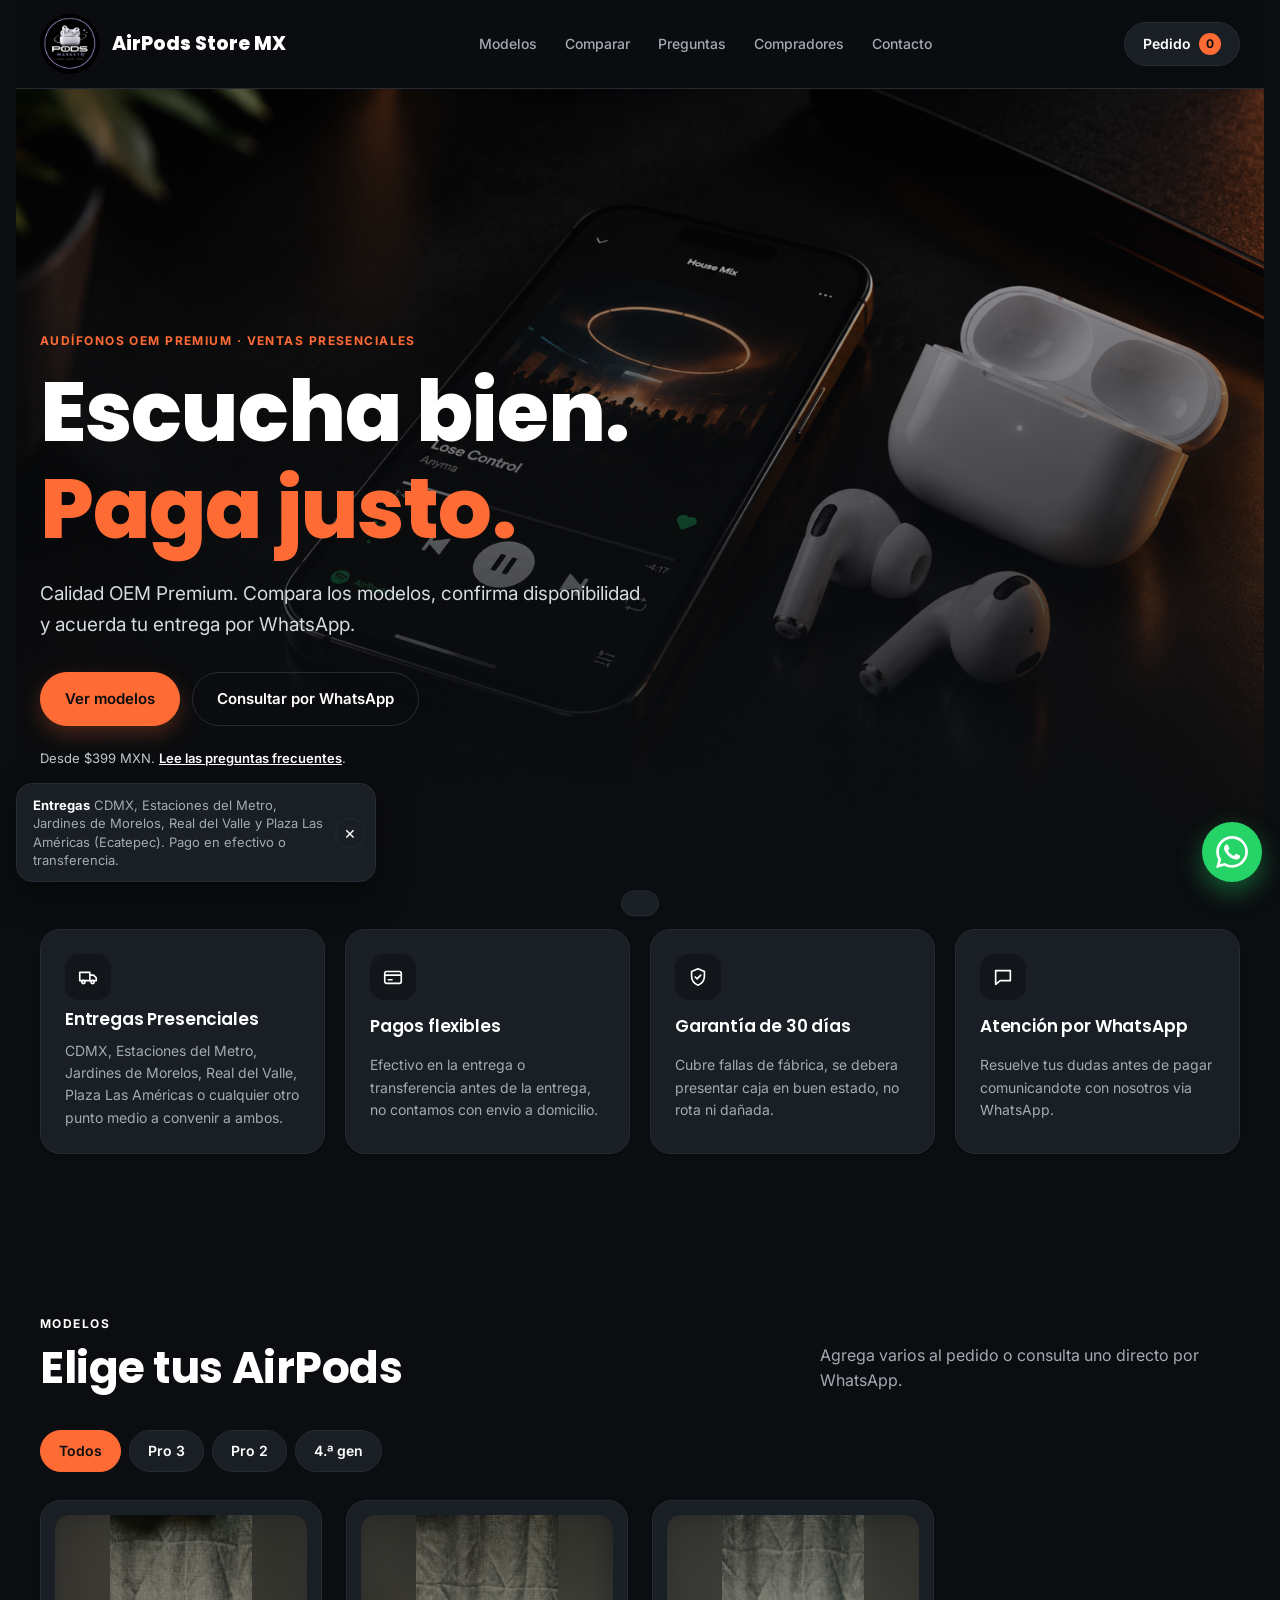
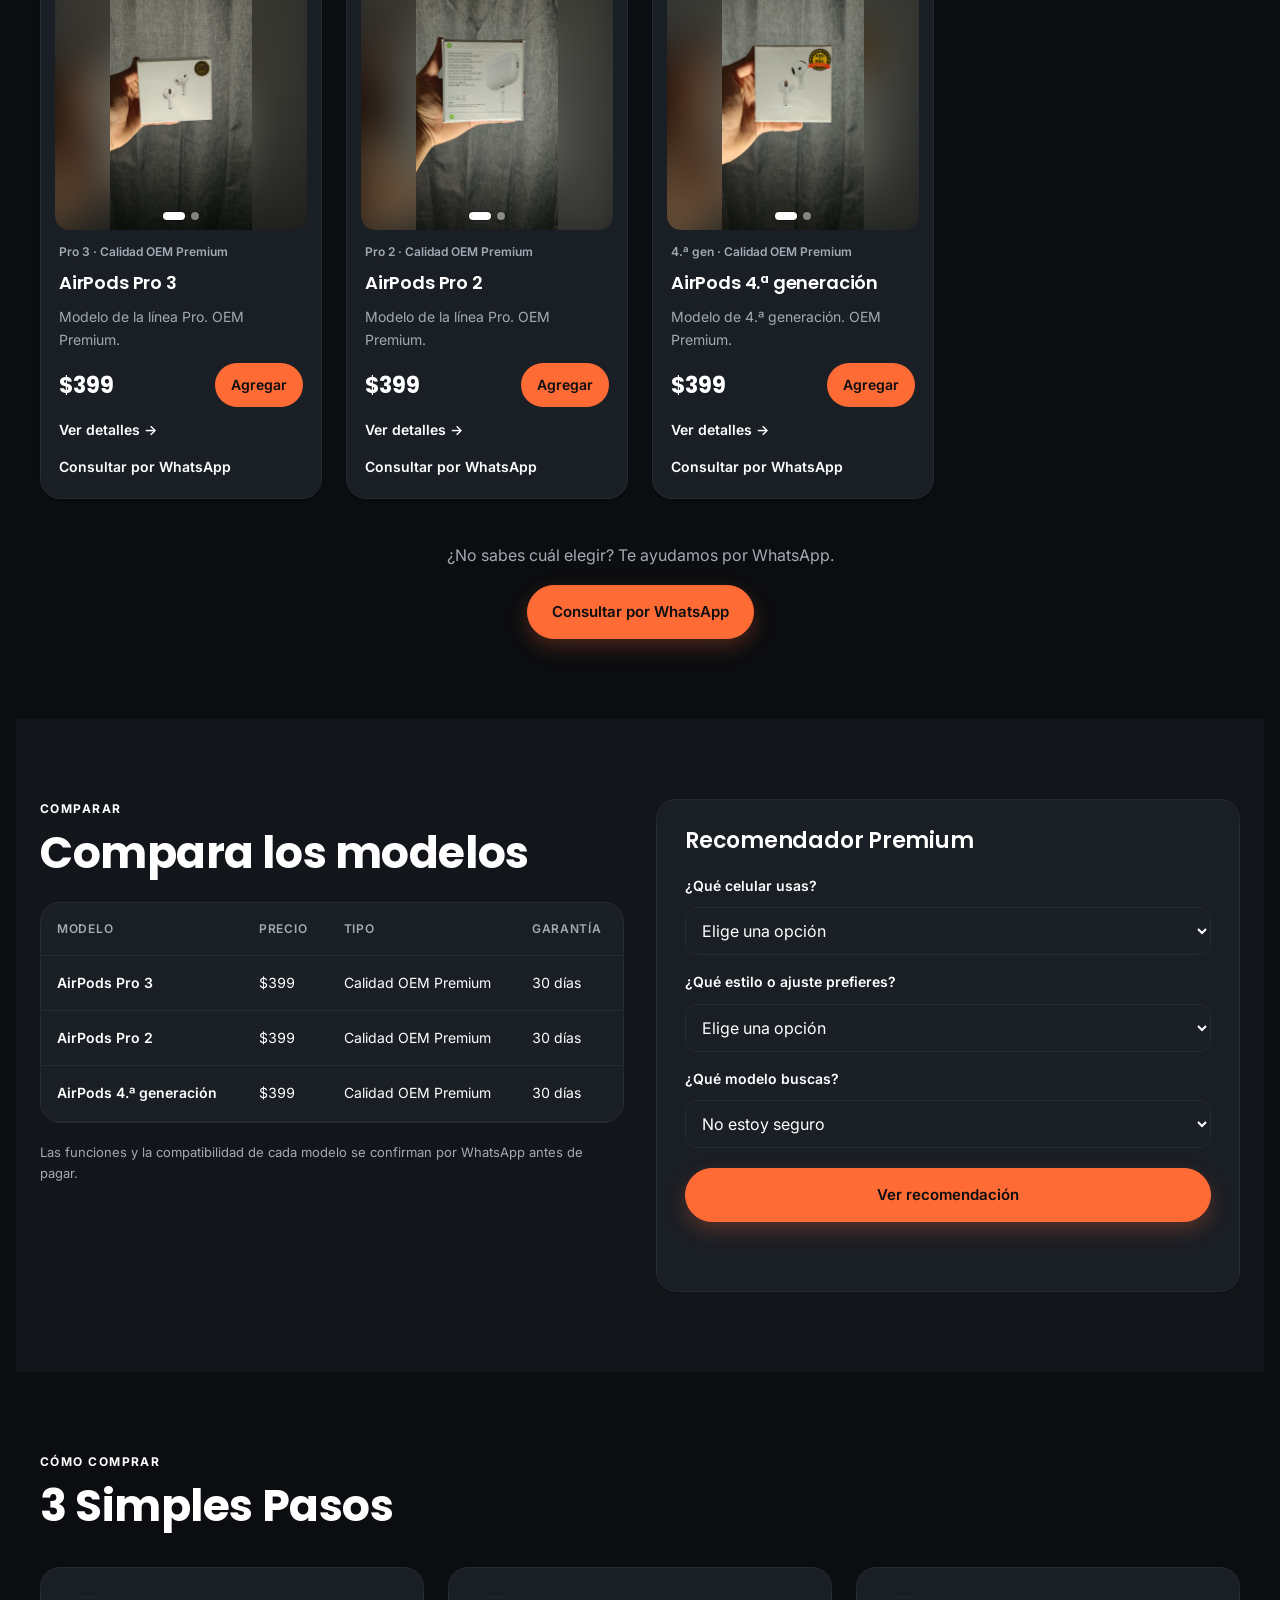
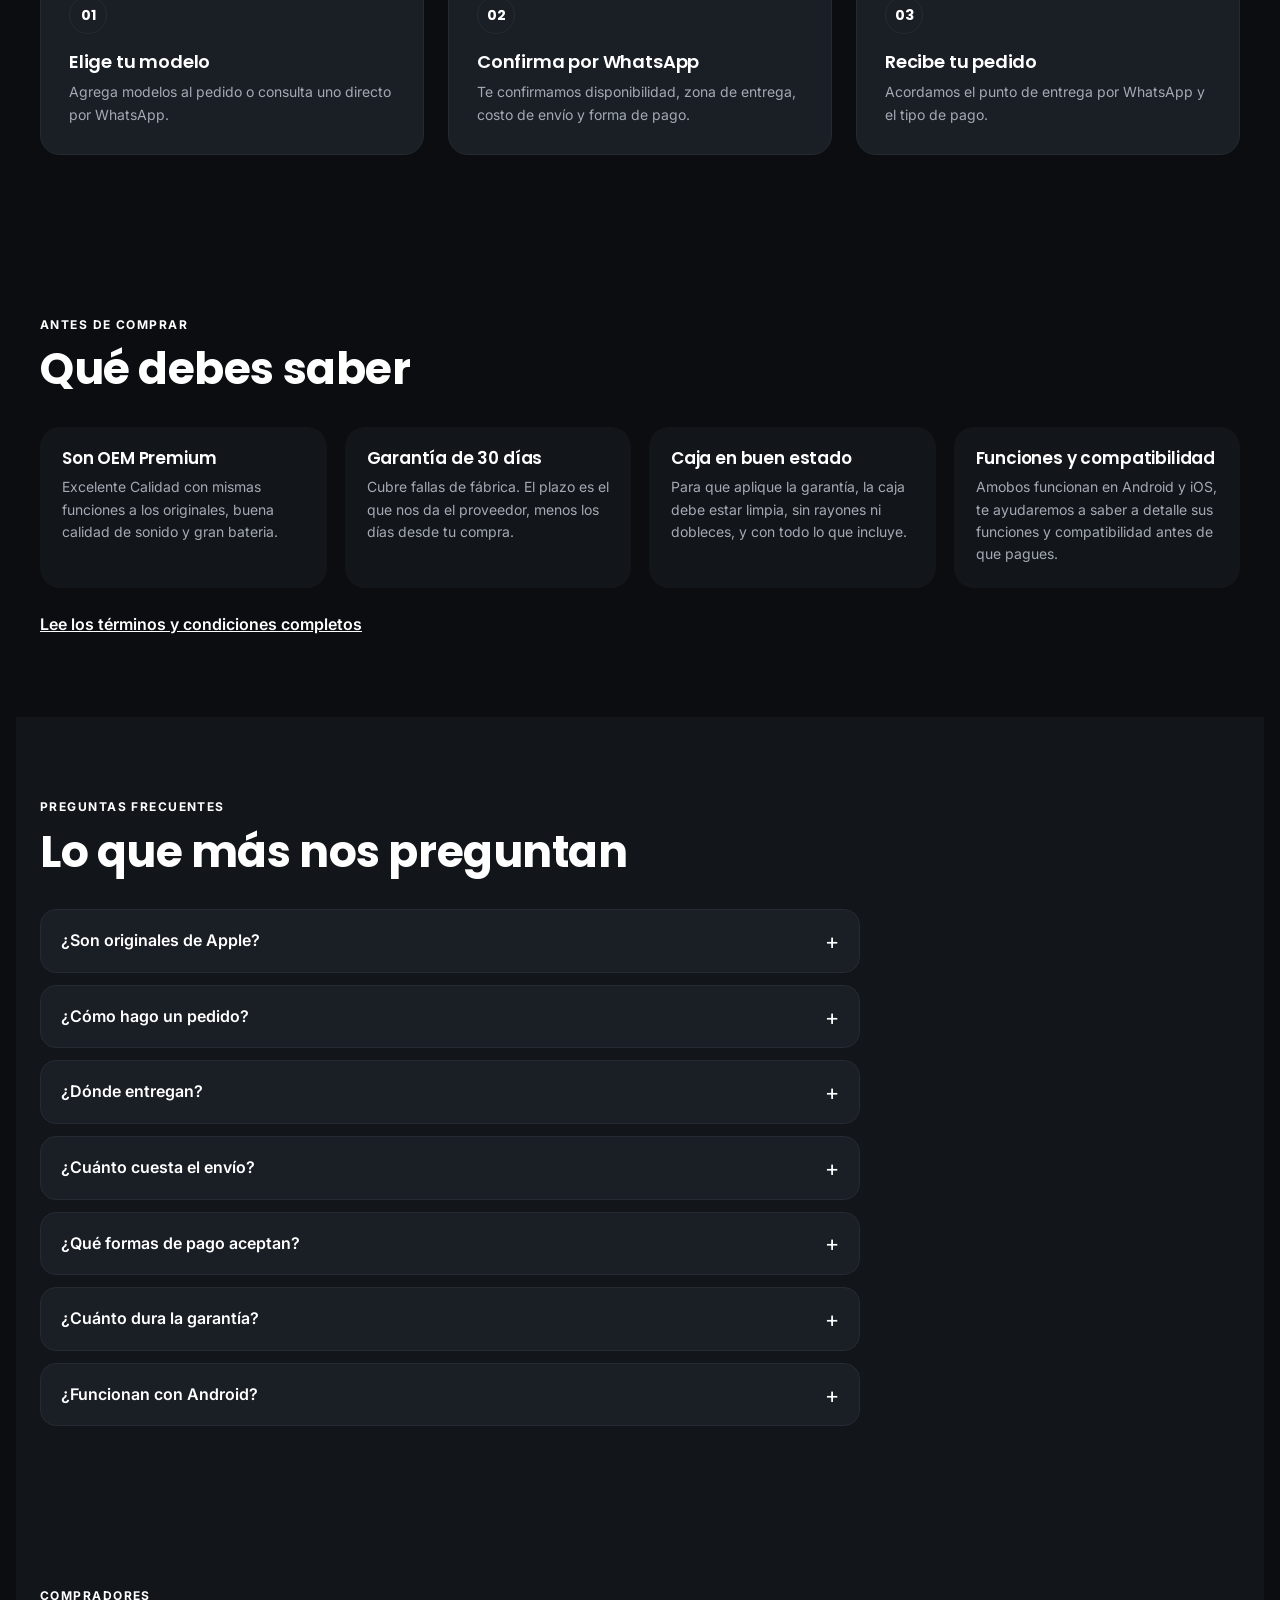
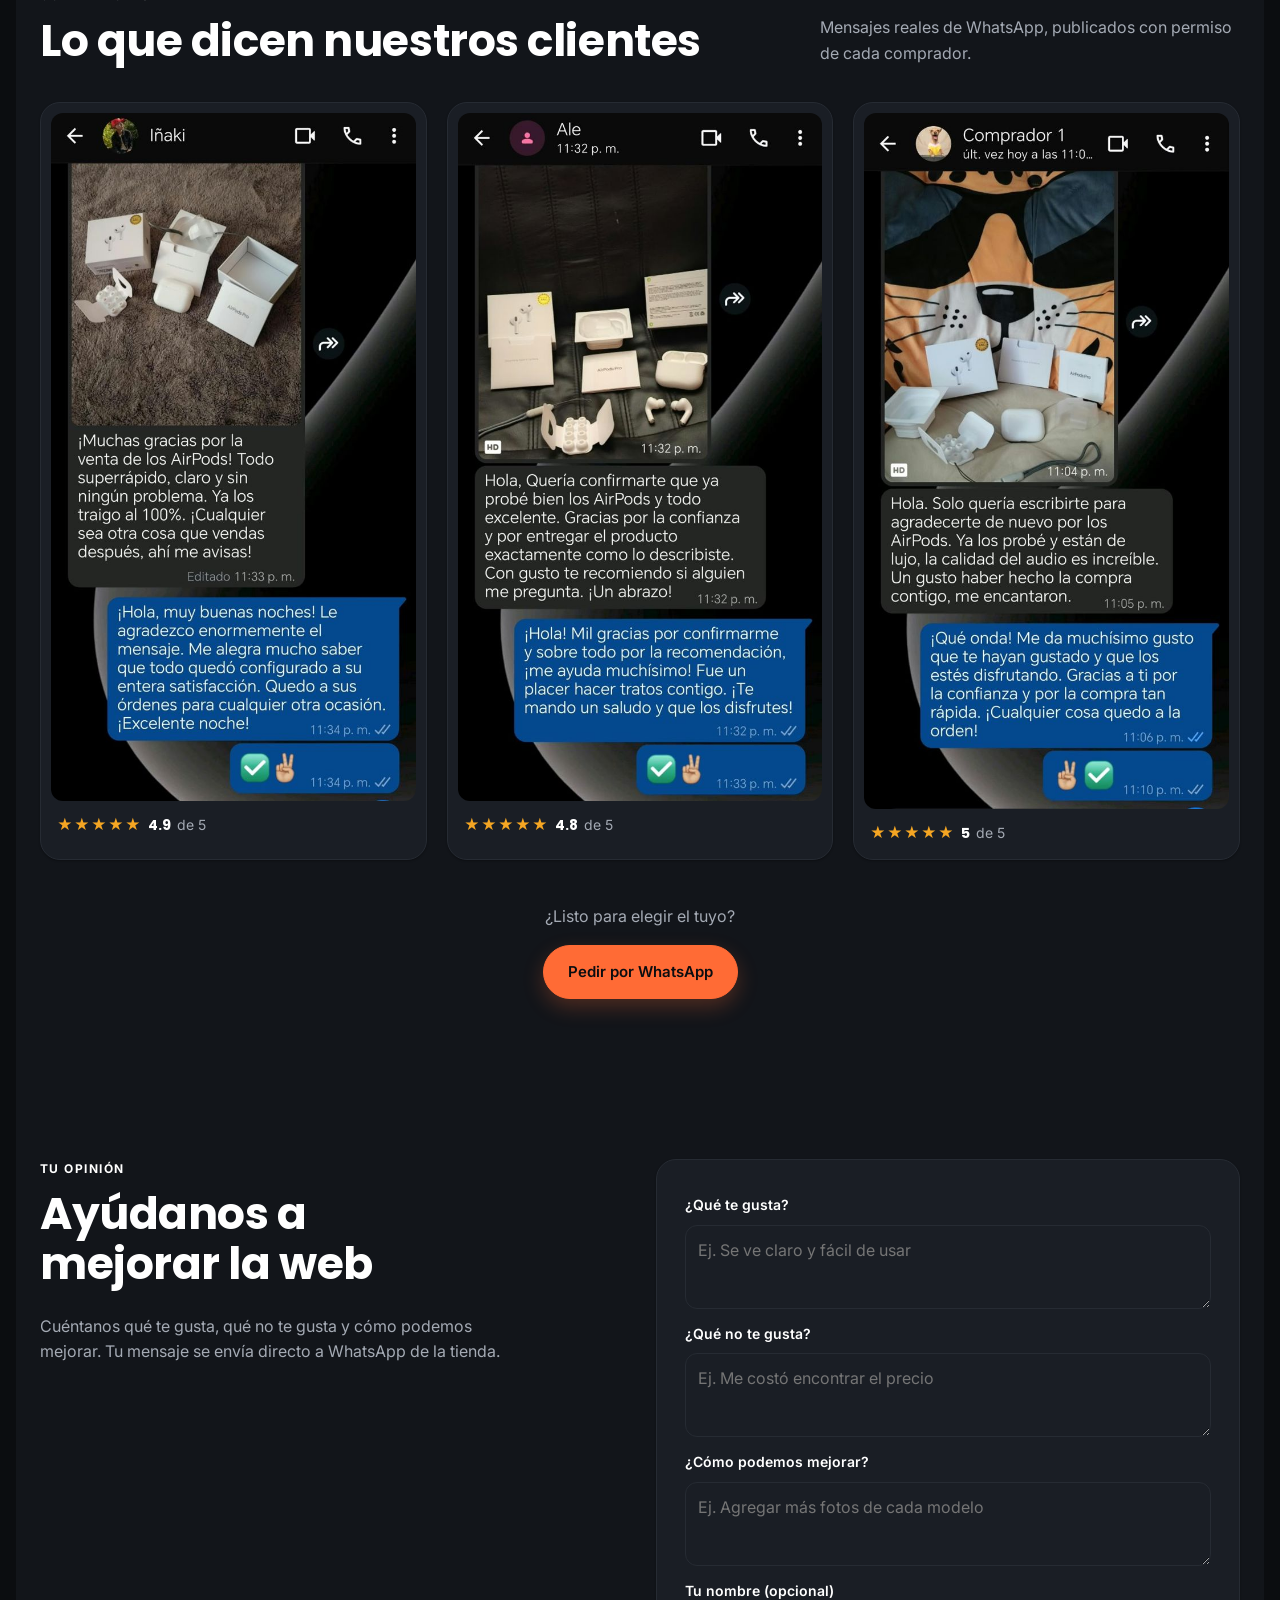
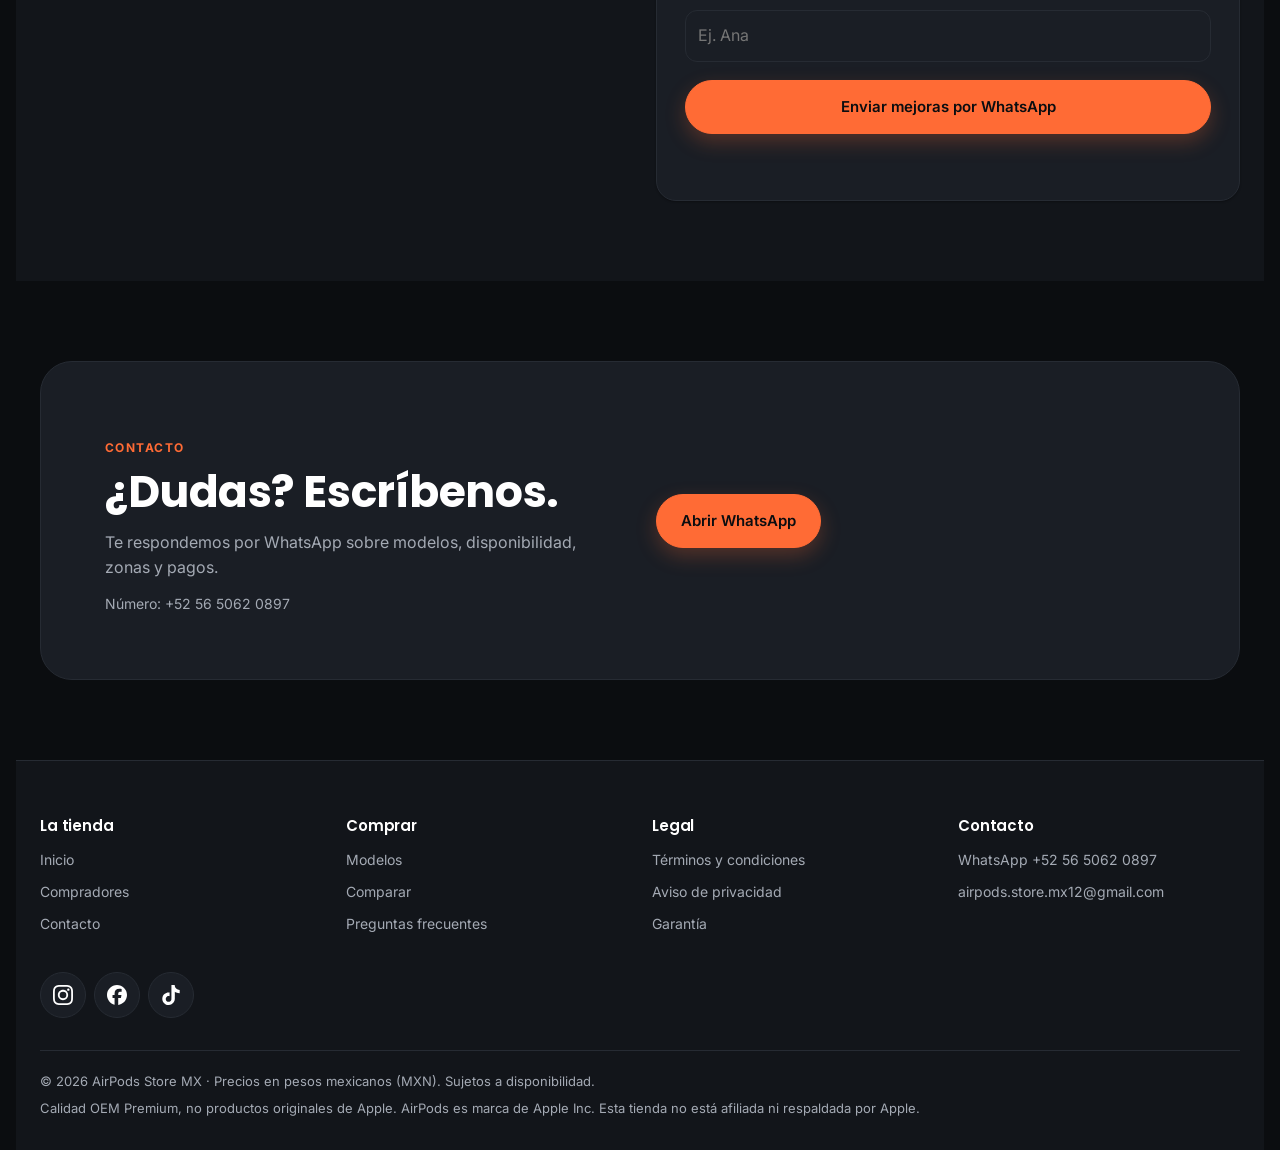
<file: index.html>
<!doctype html>
<html lang="es">
  <head>
    <meta charset="utf-8" />
    <meta
      name="viewport"
      content="width=device-width, initial-scale=1, viewport-fit=cover"
    />
    <meta
      name="description"
      content="AirPods Store MX: Calidad OEM Premium con entrega en Jardines de Morelos, Real del Valle y Las Américas. Pago en efectivo o transferencia. Consulta por WhatsApp."
    />
    <title>AirPods Store MX | Audífonos OEM con entrega local</title>
    <link rel="preconnect" href="https://fonts.googleapis.com" />
    <link rel="preconnect" href="https://fonts.gstatic.com" crossorigin />
    <link
      href="https://fonts.googleapis.com/css2?family=Inter:wght@400;500;600;700&family=Poppins:wght@600;700;800&display=swap"
      rel="stylesheet"
    />
    <link rel="stylesheet" href="css/styles.css" />
    <link rel="icon" type="image/png" href="img/products/favicon.png" />
  </head>
  <body>
    <a class="skip-link" href="#main">Saltar al contenido</a>

    <header class="site-header top">
      <div class="wrap bar">
        <a class="brand" href="#inicio"
          ><img
            class="logo"
            src="img/products/airpods-img.jpeg"
            alt=""
            width="40"
            height="40"
          />AirPods Store MX</a
        >
        <nav class="links" id="siteNav" aria-label="Principal">
          <a href="#catalogo">Modelos</a>
          <a href="#comparar">Comparar</a>
          <a href="#preguntas">Preguntas</a>
          <a href="#referencias">Compradores</a>
          <a href="#contacto">Contacto</a>
        </nav>
        <button class="cart-btn" id="openCart" aria-haspopup="dialog">
          Pedido <b id="cartCount">0</b>
        </button>
        <button
          class="menu-btn"
          type="button"
          aria-controls="siteNav"
          aria-expanded="false"
          aria-label="Abrir menú"
        >
          <span></span><span></span><span></span>
        </button>
      </div>
    </header>

    <main id="main">
      <section class="hero" id="inicio" aria-labelledby="hero-title">
        <div class="wrap hero-content">
          <p class="eyebrow">Audífonos OEM Premium · Ventas Presenciales</p>
          <h1 id="hero-title">Escucha bien. <em>Paga justo.</em></h1>
          <p class="lead">
            Calidad OEM Premium. Compara los modelos, confirma disponibilidad y
            acuerda tu entrega por WhatsApp.
          </p>
          <div class="hero-actions">
            <a class="btn primary" href="#catalogo">Ver modelos</a>
            <a class="btn ghost" data-wa href="#" target="_blank" rel="noopener"
              >Consultar por WhatsApp</a
            >
          </div>
          <p class="oem-note">
            Desde <span data-min-price></span> MXN.
            <a href="#preguntas">Lee las preguntas frecuentes</a>.
          </p>
        </div>
      </section>

      <section class="benefits" aria-label="Por qué comprar aquí">
        <div class="wrap benefit-grid">
          <article class="benefit">
            <span class="benefit-ico" aria-hidden="true">
              <svg
                viewBox="0 0 24 24"
                fill="none"
                stroke="currentColor"
                stroke-width="1.8"
                stroke-linecap="round"
                stroke-linejoin="round"
              >
                <path d="M3 7h11v9H3z" />
                <path d="M14 10h4l3 3v3h-7" />
                <circle cx="7" cy="17.5" r="1.8" />
                <circle cx="17" cy="17.5" r="1.8" />
              </svg>
            </span>
            <h3>Entregas Presenciales</h3>
            <p>
              CDMX, Estaciones del Metro, Jardines de Morelos, Real del Valle,
              Plaza Las Américas o cualquier otro punto medio a convenir a
              ambos.
            </p>
          </article>
          <article class="benefit">
            <span class="benefit-ico" aria-hidden="true">
              <svg
                viewBox="0 0 24 24"
                fill="none"
                stroke="currentColor"
                stroke-width="1.8"
                stroke-linecap="round"
                stroke-linejoin="round"
              >
                <rect x="3" y="6" width="18" height="13" rx="2" />
                <path d="M3 10h18" />
                <path d="M7 15h4" />
              </svg>
            </span>
            <h3>Pagos flexibles</h3>
            <p>
              Efectivo en la entrega o transferencia antes de la entrega, no
              contamos con envio a domicilio.
            </p>
          </article>
          <article class="benefit">
            <span class="benefit-ico" aria-hidden="true">
              <svg
                viewBox="0 0 24 24"
                fill="none"
                stroke="currentColor"
                stroke-width="1.8"
                stroke-linecap="round"
                stroke-linejoin="round"
              >
                <path d="M12 3l7 3v5c0 4.5-3 8.5-7 10-4-1.5-7-5.5-7-10V6z" />
                <path d="M9 12l2 2 4-4" />
              </svg>
            </span>
            <h3>Garantía de 30 días</h3>
            <p>
              Cubre fallas de fábrica, se debera presentar caja en buen estado,
              no rota ni dañada.
            </p>
          </article>
          <article class="benefit">
            <span class="benefit-ico" aria-hidden="true">
              <svg
                viewBox="0 0 24 24"
                fill="none"
                stroke="currentColor"
                stroke-width="1.8"
                stroke-linecap="round"
                stroke-linejoin="round"
              >
                <path d="M4 5h16v11H9l-5 4z" />
              </svg>
            </span>
            <h3>Atención por WhatsApp</h3>
            <p>
              Resuelve tus dudas antes de pagar comunicandote con nosotros via
              WhatsApp.
            </p>
          </article>
        </div>
      </section>

      <section id="catalogo" aria-labelledby="catalogo-title">
        <div class="wrap">
          <div class="sec-head">
            <div>
              <p class="eyebrow">Modelos</p>
              <h2 id="catalogo-title">Elige tus AirPods</h2>
            </div>
            <p class="intro">
              Agrega varios al pedido o consulta uno directo por WhatsApp.
            </p>
          </div>
          <div
            class="filters"
            role="group"
            aria-label="Filtrar productos"
            id="filters"
          ></div>
          <div class="grid" id="grid"></div>
          <div class="cta-row">
            <p>¿No sabes cuál elegir? Te ayudamos por WhatsApp.</p>
            <a
              class="btn primary"
              data-wa
              href="#"
              target="_blank"
              rel="noopener"
              >Consultar por WhatsApp</a
            >
          </div>
        </div>
      </section>

      <section id="comparar" class="help" aria-labelledby="comparar-title">
        <div class="wrap help-grid">
          <div>
            <p class="eyebrow">Comparar</p>
            <h2 id="comparar-title">Compara los modelos</h2>
            <div class="table-wrap">
              <table class="compare">
                <caption class="sr-only">
                  Comparativa de modelos
                </caption>
                <thead>
                  <tr>
                    <th scope="col">Modelo</th>
                    <th scope="col">Precio</th>
                    <th scope="col">Tipo</th>
                    <th scope="col">Garantía</th>
                  </tr>
                </thead>
                <tbody id="compareBody"></tbody>
              </table>
            </div>
            <br />
            <p class="note">
              Las funciones y la compatibilidad de cada modelo se confirman por
              WhatsApp antes de pagar.
            </p>
          </div>

          <div class="assist recomendador-box" id="recomendador">
            <h3 id="assist-title">Recomendador Premium</h3>

            <!-- Pregunta 1 -->
            <label for="q-device">¿Qué celular usas?</label>
            <select id="q-device">
              <option value="">Elige una opción</option>
              <option value="iphone">iPhone</option>
              <option value="android">Android</option>
            </select>

            <!-- Pregunta 2 -->
            <label for="q-style">¿Qué estilo o ajuste prefieres?</label>
            <select id="q-style">
              <option value="">Elige una opción</option>
              <option value="almohadilla">
                Con almohadilla (Ajuste sellado)
              </option>
              <option value="clasico">Sin almohadilla (Estilo clásico)</option>
              <option value="nuevo">Los más nuevos del mercado</option>
            </select>

            <!-- Pregunta 3 -->
            <label for="q-model">¿Qué modelo buscas?</label>
            <select id="q-model">
              <option value="">No estoy seguro</option>
              <option value="pro3">AirPods Pro 3</option>
              <option value="pro2">AirPods Pro 2</option>
              <option value="gen4">AirPods 4.ª generación</option>
            </select>

            <button
              class="btn primary block btn-ver"
              type="button"
              id="verRecomendacion"
            >
              Ver recomendación
            </button>
            <p
              class="result"
              id="assistResult"
              role="status"
              aria-live="polite"
            ></p>
          </div>
        </div>
      </section>

      <section id="proceso" aria-labelledby="proceso-title">
        <div class="wrap">
          <p class="eyebrow">Cómo comprar</p>
          <h2 class="steps-title" id="proceso-title">3 Simples Pasos</h2>
          <div class="steps">
            <article class="step">
              <span class="n">01</span>
              <h3>Elige tu modelo</h3>
              <p>
                Agrega modelos al pedido o consulta uno directo por WhatsApp.
              </p>
            </article>
            <article class="step">
              <span class="n">02</span>
              <h3>Confirma por WhatsApp</h3>
              <p>
                Te confirmamos disponibilidad, zona de entrega, costo de envío y
                forma de pago.
              </p>
            </article>
            <article class="step">
              <span class="n">03</span>
              <h3>Recibe tu pedido</h3>
              <p>
                Acordamos el punto de entrega por WhatsApp y el tipo de pago.
              </p>
            </article>
          </div>
        </div>
      </section>

      <section class="info" id="informacion" aria-labelledby="info-title">
        <div class="wrap">
          <p class="eyebrow">Antes de comprar</p>
          <h2 id="info-title">Qué debes saber</h2>
          <div class="info-grid">
            <article class="info-card">
              <h3>Son OEM Premium</h3>
              <p>
                Excelente Calidad con mismas funciones a los originales, buena
                calidad de sonido y gran bateria.
              </p>
            </article>
            <article class="info-card">
              <h3>Garantía de 30 días</h3>
              <p>
                Cubre fallas de fábrica. El plazo es el que nos da el proveedor,
                menos los días desde tu compra.
              </p>
            </article>
            <article class="info-card">
              <h3>Caja en buen estado</h3>
              <p>
                Para que aplique la garantía, la caja debe estar limpia, sin
                rayones ni dobleces, y con todo lo que incluye.
              </p>
            </article>
            <article class="info-card">
              <h3>Funciones y compatibilidad</h3>
              <p>
                Amobos funcionan en Android y iOS, te ayudaremos a saber a
                detalle sus funciones y compatibilidad antes de que pagues.
              </p>
            </article>
          </div>
          <p class="info-link">
            <a href="terminos.html">Lee los términos y condiciones completos</a>
          </p>
        </div>
      </section>

      <section id="preguntas" class="faq" aria-labelledby="faq-title">
        <div class="wrap">
          <p class="eyebrow">Preguntas frecuentes</p>
          <h2 id="faq-title">Lo que más nos preguntan</h2>
          <div class="faq-list">
            <details class="acc">
              <summary>¿Son originales de Apple?</summary>
              <p>
                No. Son Calidad OEM Premium, pero eso no significa que no sean
                de alta calidad y compatibles con Iphone o Android
              </p>
            </details>
            <details class="acc">
              <summary>¿Cómo hago un pedido?</summary>
              <p>
                Agrega los modelos al pedido o pídelos directo por WhatsApp. Te
                confirmamos disponibilidad, zona de entrega, costo de envío y
                forma de pago.
              </p>
            </details>
            <details class="acc">
              <summary>¿Dónde entregan?</summary>
              <p>
                CDMX, Estaciones del Metro, Jardines de Morelos, Real del Valle
                y Plaza Las Américas (Ecatepec). El punto de entrega se acuerda
                por WhatsApp.
              </p>
            </details>
            <details class="acc">
              <summary>¿Cuánto cuesta el envío?</summary>
              <p>
                Se confirma por WhatsApp al hacer tu pedido. No contamos con
                envio a domicilio, solo son entregas presenciales en puntos
                medios.
              </p>
            </details>
            <details class="acc">
              <summary>¿Qué formas de pago aceptan?</summary>
              <p>
                Efectivo en la entrega y transferencia antes de la entrega por
                WhatsApp.
              </p>
            </details>
            <details class="acc">
              <summary>¿Cuánto dura la garantía?</summary>
              <p>
                30 días con el proveedor, menos los días transcurridos desde tu
                compra. Cubre fallas de fábrica y requiere la caja en buen
                estado.
              </p>
            </details>
            <details class="acc">
              <summary>¿Funcionan con Android?</summary>
              <p>Funcionan en Android y iOS sin complicaciones.</p>
            </details>
          </div>
        </div>
      </section>

      <section
        class="reviews"
        id="referencias"
        aria-labelledby="referencias-title"
      >
        <div class="wrap">
          <div class="sec-head">
            <div>
              <p class="eyebrow">Compradores</p>
              <h2 id="referencias-title">Lo que dicen nuestros clientes</h2>
            </div>
            <p class="intro">
              Mensajes reales de WhatsApp, publicados con permiso de cada
              comprador.
            </p>
          </div>
          <div class="ref-grid" id="refGrid"></div>
          <div class="cta-row">
            <p>¿Listo para elegir el tuyo?</p>
            <a
              class="btn primary"
              data-wa
              href="#"
              target="_blank"
              rel="noopener"
              >Pedir por WhatsApp</a
            >
          </div>
        </div>
      </section>

      <section
        class="help feedback"
        id="mejoras"
        aria-labelledby="mejoras-title"
      >
        <div class="wrap help-grid">
          <div>
            <p class="eyebrow">Tu opinión</p>
            <h2 id="mejoras-title">Ayúdanos a mejorar la web</h2>
            <p class="feedback-intro">
              Cuéntanos qué te gusta, qué no te gusta y cómo podemos mejorar. Tu
              mensaje se envía directo a WhatsApp de la tienda.
            </p>
          </div>
          <form class="assist feedback-form" id="mejorasForm">
            <label for="fb-like">¿Qué te gusta?</label>
            <textarea
              id="fb-like"
              placeholder="Ej. Se ve claro y fácil de usar"
            ></textarea>
            <label for="fb-dislike">¿Qué no te gusta?</label>
            <textarea
              id="fb-dislike"
              placeholder="Ej. Me costó encontrar el precio"
            ></textarea>
            <label for="fb-improve">¿Cómo podemos mejorar?</label>
            <textarea
              id="fb-improve"
              placeholder="Ej. Agregar más fotos de cada modelo"
            ></textarea>
            <label for="fb-name">Tu nombre (opcional)</label>
            <input id="fb-name" autocomplete="name" placeholder="Ej. Ana" />
            <button class="btn primary block" type="submit">
              Enviar mejoras por WhatsApp
            </button>
            <p
              class="result"
              id="fbResult"
              role="status"
              aria-live="polite"
            ></p>
          </form>
        </div>
      </section>

      <section id="contacto" aria-labelledby="contacto-title">
        <div class="wrap">
          <div class="contact">
            <div>
              <p class="eyebrow">Contacto</p>
              <h2 id="contacto-title">¿Dudas? Escríbenos.</h2>
              <p>
                Te respondemos por WhatsApp sobre modelos, disponibilidad, zonas
                y pagos.
              </p>
              <p class="copy">Número: <span data-phone></span></p>
            </div>
            <div>
              <a
                class="btn primary"
                data-wa
                href="#"
                target="_blank"
                rel="noopener"
                >Abrir WhatsApp</a
              >
            </div>
          </div>
        </div>
      </section>
    </main>

    <footer class="site-footer">
      <div class="wrap">
        <div class="foot-cols">
          <nav class="foot-col" aria-labelledby="foot-tienda">
            <h3 id="foot-tienda">La tienda</h3>
            <a href="#inicio">Inicio</a>
            <a href="#referencias">Compradores</a>
            <a href="#contacto">Contacto</a>
          </nav>
          <nav class="foot-col" aria-labelledby="foot-comprar">
            <h3 id="foot-comprar">Comprar</h3>
            <a href="#catalogo">Modelos</a>
            <a href="#comparar">Comparar</a>
            <a href="#preguntas">Preguntas frecuentes</a>
          </nav>
          <nav class="foot-col" aria-labelledby="foot-legal">
            <h3 id="foot-legal">Legal</h3>
            <a href="terminos.html">Términos y condiciones</a>
            <a href="terminos.html#privacidad">Aviso de privacidad</a>
            <a href="terminos.html#devoluciones">Garantía</a>
          </nav>
          <div class="foot-col">
            <h3>Contacto</h3>
            <a data-wa href="#" target="_blank" rel="noopener"
              >WhatsApp <span data-phone></span
            ></a>
            <a data-email href="#" hidden></a>
          </div>
        </div>
        <div class="foot-social" aria-label="Redes sociales">
          <a
            class="social-link"
            data-social="instagram"
            href="#"
            target="_blank"
            rel="noopener"
            aria-label="Instagram"
            title="Instagram"
            hidden
            ><svg viewBox="0 0 24 24" aria-hidden="true" focusable="false">
              <path
                d="M7.0301.084c-1.2768.0602-2.1487.264-2.911.5634-.7888.3075-1.4575.72-2.1228 1.3877-.6652.6677-1.075 1.3368-1.3802 2.127-.2954.7638-.4956 1.6365-.552 2.914-.0564 1.2775-.0689 1.6882-.0626 4.947.0062 3.2586.0206 3.6671.0825 4.9473.061 1.2765.264 2.1482.5635 2.9107.308.7889.72 1.4573 1.388 2.1228.6679.6655 1.3365 1.0743 2.1285 1.38.7632.295 1.6361.4961 2.9134.552 1.2773.056 1.6884.069 4.9462.0627 3.2578-.0062 3.668-.0207 4.9478-.0814 1.28-.0607 2.147-.2652 2.9098-.5633.7889-.3086 1.4578-.72 2.1228-1.3881.665-.6682 1.0745-1.3378 1.3795-2.1284.2957-.7632.4966-1.636.552-2.9124.056-1.2809.0692-1.6898.063-4.948-.0063-3.2583-.021-3.6668-.0817-4.9465-.0607-1.2797-.264-2.1487-.5633-2.9117-.3084-.7889-.72-1.4568-1.3876-2.1228C21.2982 1.33 20.628.9208 19.8378.6165 19.074.321 18.2017.1197 16.9244.0645 15.6471.0093 15.236-.005 11.977.0014 8.718.0076 8.31.0215 7.0301.0839m.1402 21.6932c-1.17-.0509-1.8053-.2453-2.2287-.408-.5606-.216-.96-.4771-1.3819-.895-.422-.4178-.6811-.8186-.9-1.378-.1644-.4234-.3624-1.058-.4171-2.228-.0595-1.2645-.072-1.6442-.079-4.848-.007-3.2037.0053-3.583.0607-4.848.05-1.169.2456-1.805.408-2.2282.216-.5613.4762-.96.895-1.3816.4188-.4217.8184-.6814 1.3783-.9003.423-.1651 1.0575-.3614 2.227-.4171 1.2655-.06 1.6447-.072 4.848-.079 3.2033-.007 3.5835.005 4.8495.0608 1.169.0508 1.8053.2445 2.228.408.5608.216.96.4754 1.3816.895.4217.4194.6816.8176.9005 1.3787.1653.4217.3617 1.056.4169 2.2263.0602 1.2655.0739 1.645.0796 4.848.0058 3.203-.0055 3.5834-.061 4.848-.051 1.17-.245 1.8055-.408 2.2294-.216.5604-.4763.96-.8954 1.3814-.419.4215-.8181.6811-1.3783.9-.4224.1649-1.0577.3617-2.2262.4174-1.2656.0595-1.6448.072-4.8493.079-3.2045.007-3.5825-.006-4.848-.0608M16.953 5.5864A1.44 1.44 0 1 0 18.39 4.144a1.44 1.44 0 0 0-1.437 1.4424M5.8385 12.012c.0067 3.4032 2.7706 6.1557 6.173 6.1493 3.4026-.0065 6.157-2.7701 6.1506-6.1733-.0065-3.4032-2.771-6.1565-6.174-6.1498-3.403.0067-6.156 2.771-6.1496 6.1738M8 12.0077a4 4 0 1 1 4.008 3.9921A3.9996 3.9996 0 0 1 8 12.0077"
              /></svg
          ></a>
          <a
            class="social-link"
            data-social="facebook"
            href="#"
            target="_blank"
            rel="noopener"
            aria-label="Facebook"
            title="Facebook"
            hidden
            ><svg viewBox="0 0 24 24" aria-hidden="true" focusable="false">
              <path
                d="M9.101 23.691v-7.98H6.627v-3.667h2.474v-1.58c0-4.085 1.848-5.978 5.858-5.978.401 0 .955.042 1.468.103a8.68 8.68 0 0 1 1.141.195v3.325a8.623 8.623 0 0 0-.653-.036 26.805 26.805 0 0 0-.733-.009c-.707 0-1.259.096-1.675.309a1.686 1.686 0 0 0-.679.622c-.258.42-.374.995-.374 1.752v1.297h3.919l-.386 2.103-.287 1.564h-3.246v8.245C19.396 23.238 24 18.179 24 12.044c0-6.627-5.373-12-12-12s-12 5.373-12 12c0 5.628 3.874 10.35 9.101 11.647Z"
              /></svg
          ></a>
          <a
            class="social-link"
            data-social="tiktok"
            href="#"
            target="_blank"
            rel="noopener"
            aria-label="TikTok"
            title="TikTok"
            hidden
            ><svg viewBox="0 0 24 24" aria-hidden="true" focusable="false">
              <path
                d="M12.525.02c1.31-.02 2.61-.01 3.91-.02.08 1.53.63 3.09 1.75 4.17 1.12 1.11 2.7 1.62 4.24 1.79v4.03c-1.44-.05-2.89-.35-4.2-.97-.57-.26-1.1-.59-1.62-.93-.01 2.92.01 5.84-.02 8.75-.08 1.4-.54 2.79-1.35 3.94-1.31 1.92-3.58 3.17-5.91 3.21-1.43.08-2.86-.31-4.08-1.03-2.02-1.19-3.44-3.37-3.65-5.71-.02-.5-.03-1-.01-1.49.18-1.9 1.12-3.72 2.58-4.96 1.66-1.44 3.98-2.13 6.15-1.72.02 1.48-.04 2.96-.04 4.44-.99-.32-2.15-.23-3.02.37-.63.41-1.11 1.04-1.36 1.75-.21.51-.15 1.07-.14 1.61.24 1.64 1.82 3.02 3.5 2.87 1.12-.01 2.19-.66 2.77-1.61.19-.33.4-.67.41-1.06.1-1.79.06-3.57.07-5.36.01-4.03-.01-8.05.02-12.07z"
              /></svg
          ></a>
        </div>
        <div class="foot-bottom">
          <p>
            © <span id="year"></span> AirPods Store MX · Precios en pesos
            mexicanos (MXN). Sujetos a disponibilidad.
          </p>
          <p>
            Calidad OEM Premium, no productos originales de Apple. AirPods es
            marca de Apple Inc. Esta tienda no está afiliada ni respaldada por
            Apple.
          </p>
        </div>
      </div>
    </footer>

    <a
      class="wa-float"
      data-wa
      href="#"
      target="_blank"
      rel="noopener"
      aria-label="Escribir por WhatsApp"
    >
      <svg viewBox="0 0 24 24" aria-hidden="true" focusable="false">
        <path
          d="M17.472 14.382c-.297-.149-1.758-.867-2.03-.967-.273-.099-.471-.148-.67.15-.197.297-.767.966-.94 1.164-.173.199-.347.223-.644.075-.297-.15-1.255-.463-2.39-1.475-.883-.788-1.48-1.761-1.653-2.059-.173-.297-.018-.458.13-.606.134-.133.298-.347.446-.52.149-.174.198-.298.298-.497.099-.198.05-.371-.025-.52-.075-.149-.669-1.612-.916-2.207-.242-.579-.487-.5-.669-.51-.173-.008-.371-.01-.57-.01-.198 0-.52.074-.792.372-.272.297-1.04 1.016-1.04 2.479 0 1.462 1.065 2.875 1.213 3.074.149.198 2.096 3.2 5.077 4.487.709.306 1.262.489 1.694.625.712.227 1.36.195 1.871.118.571-.085 1.758-.719 2.006-1.413.248-.694.248-1.289.173-1.413-.074-.124-.272-.198-.57-.347m-5.421 7.403h-.004a9.87 9.87 0 01-5.031-1.378l-.361-.214-3.741.982.998-3.648-.235-.374a9.86 9.86 0 01-1.51-5.26c.001-5.45 4.436-9.884 9.888-9.884 2.64 0 5.122 1.03 6.988 2.898a9.825 9.825 0 012.893 6.994c-.003 5.45-4.437 9.884-9.885 9.884m8.413-18.297A11.815 11.815 0 0012.05 0C5.495 0 .16 5.335.157 11.892c0 2.096.547 4.142 1.588 5.945L.057 24l6.305-1.654a11.882 11.882 0 005.683 1.448h.005c6.554 0 11.89-5.335 11.893-11.893a11.821 11.821 0 00-3.48-8.413Z"
        />
      </svg>
    </a>

    <div class="scrim" id="scrim"></div>
    <aside
      class="drawer"
      id="drawer"
      role="dialog"
      aria-modal="true"
      aria-labelledby="drawerTitle"
    >
      <header class="drawer-head">
        <h3 id="drawerTitle">Tu pedido</h3>
        <button class="close" id="closeCart">Cerrar</button>
      </header>
      <div class="lines" id="lines"></div>
      <div class="total"><span>Total</span><span id="total">$0</span></div>
      <div class="field">
        <label for="name">Tu nombre</label
        ><input id="name" autocomplete="name" placeholder="Ej. John Lee" />
      </div>
      <div class="field">
        <label for="note">Zona de entrega y nota</label
        ><textarea
          id="note"
          placeholder="Ej. Estación Ciudad Azteca, estoy interesado en comprar AirPods para mañana"
        ></textarea>
      </div>
      <a
        class="btn primary block"
        id="sendWa"
        href="#"
        target="_blank"
        rel="noopener"
        aria-disabled="true"
        >Enviar pedido por WhatsApp</a
      >
    </aside>

    <div class="toast" id="toast" role="status" aria-live="polite"></div>

    <aside class="notice" id="notice" aria-label="Entregas y pagos">
      <p>
        <strong>Entregas</strong> CDMX, Estaciones del Metro, Jardines de
        Morelos, Real del Valle y Plaza Las Américas (Ecatepec). Pago en
        efectivo o transferencia.
      </p>
      <button
        class="notice-x"
        id="noticeClose"
        type="button"
        aria-label="Cerrar aviso"
      >
        ×
      </button>
    </aside>

    <script src="js/config.js"></script>
    <script src="js/app.js"></script>
  </body>
</html>
</file>
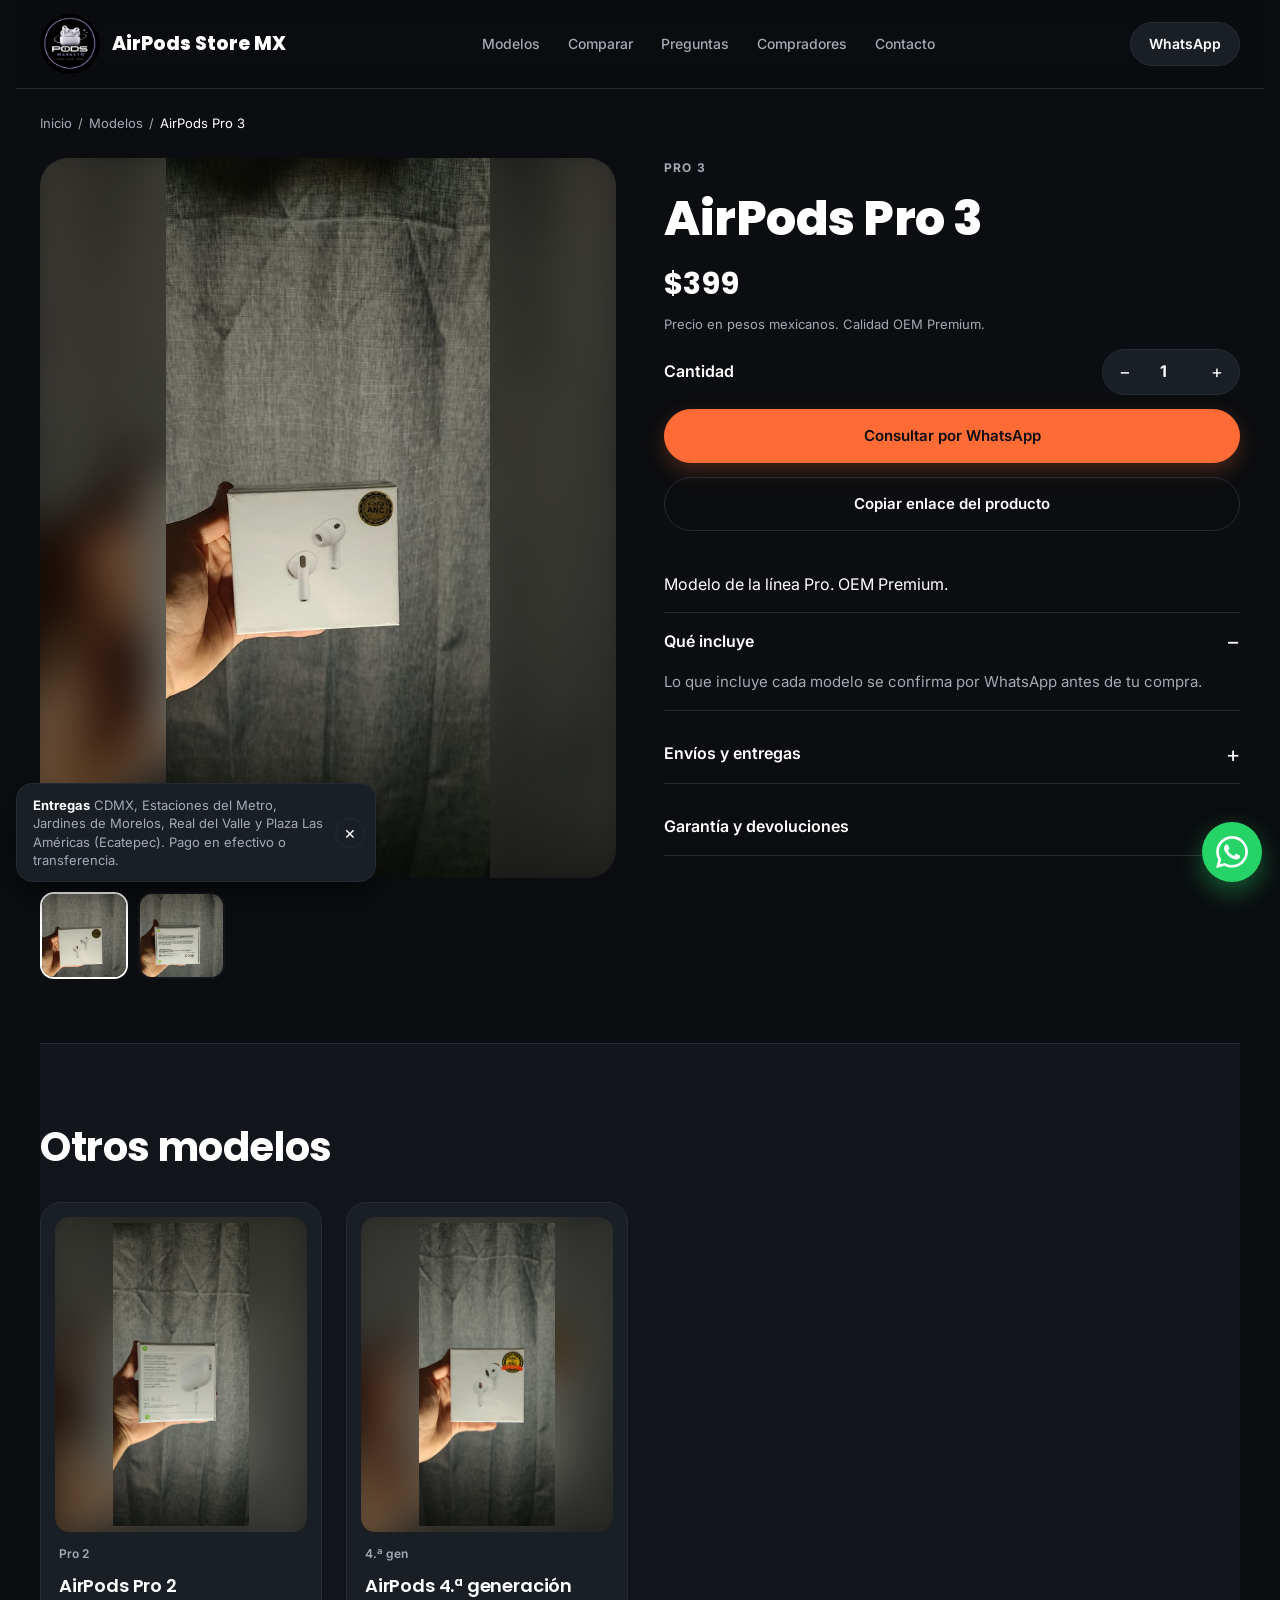
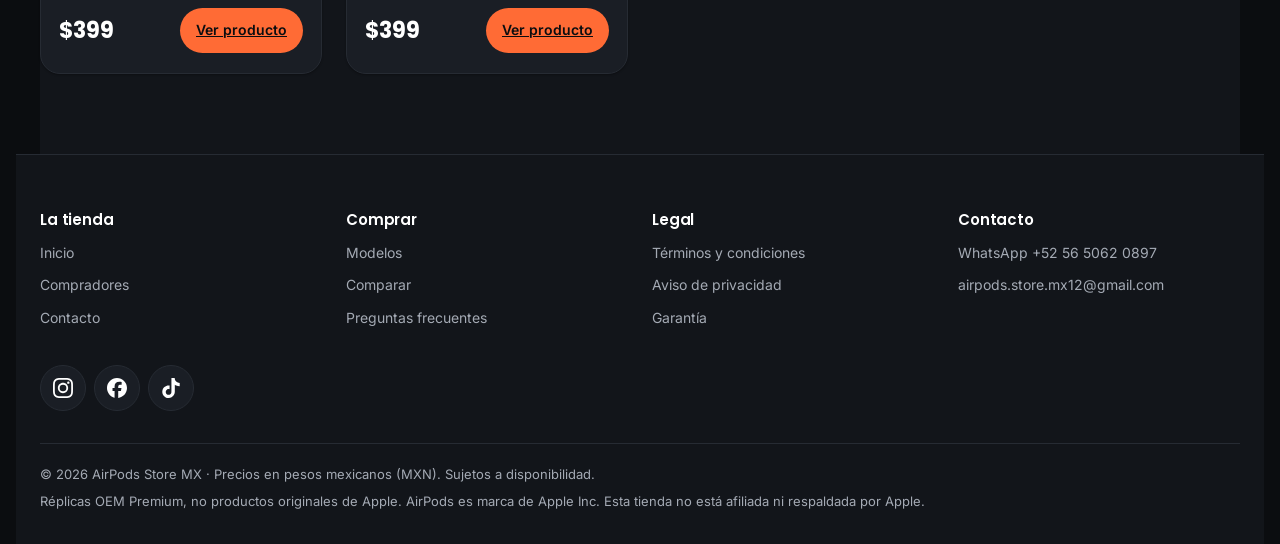
<file: producto.html>
<!doctype html>
<html lang="es">
<head>
  <meta charset="utf-8">
  <meta name="viewport" content="width=device-width, initial-scale=1, viewport-fit=cover">
  <title>Modelo | AirPods Store MX</title>
  <link rel="preconnect" href="https://fonts.googleapis.com">
  <link rel="preconnect" href="https://fonts.gstatic.com" crossorigin>
  <link href="https://fonts.googleapis.com/css2?family=Inter:wght@400;500;600;700&family=Poppins:wght@600;700;800&display=swap" rel="stylesheet">
  <link rel="stylesheet" href="css/styles.css">
</head>
<body>

<a class="skip-link" href="#main">Saltar al contenido</a>

<header class="site-header top">
  <div class="wrap bar">
    <a class="brand" href="index.html"><img class="logo" src="img/products/airpods-img.jpeg" alt="" width="40" height="40">AirPods Store MX</a>
    <nav class="links" id="siteNav" aria-label="Principal">
      <a href="index.html#catalogo">Modelos</a>
      <a href="index.html#comparar">Comparar</a>
      <a href="index.html#preguntas">Preguntas</a>
      <a href="index.html#referencias">Compradores</a>
      <a href="index.html#contacto">Contacto</a>
    </nav>
    <a class="cart-btn" data-wa href="#" target="_blank" rel="noopener">WhatsApp</a>
    <button class="menu-btn" type="button" aria-controls="siteNav" aria-expanded="false" aria-label="Abrir menú">
      <span></span><span></span><span></span>
    </button>
  </div>
</header>

<main id="main">
  <div class="wrap">
    <nav class="crumbs" aria-label="Ruta de navegación">
      <a href="index.html">Inicio</a> <span>/</span>
      <a href="index.html#catalogo">Modelos</a> <span>/</span>
      <span id="crumbName" aria-current="page">Producto</span>
    </nav>

    <div id="product" class="product">
      <p class="empty">Cargando producto…</p>
    </div>

    <section class="related" aria-labelledby="related-title">
      <h2 id="related-title">Otros modelos</h2>
      <div class="grid" id="related"></div>
    </section>
  </div>
</main>

<footer class="site-footer">
  <div class="wrap">
    <div class="foot-cols">
      <nav class="foot-col" aria-labelledby="foot-tienda">
        <h3 id="foot-tienda">La tienda</h3>
        <a href="index.html#inicio">Inicio</a>
        <a href="index.html#referencias">Compradores</a>
        <a href="index.html#contacto">Contacto</a>
      </nav>
      <nav class="foot-col" aria-labelledby="foot-comprar">
        <h3 id="foot-comprar">Comprar</h3>
        <a href="index.html#catalogo">Modelos</a>
        <a href="index.html#comparar">Comparar</a>
        <a href="index.html#preguntas">Preguntas frecuentes</a>
      </nav>
      <nav class="foot-col" aria-labelledby="foot-legal">
        <h3 id="foot-legal">Legal</h3>
        <a href="terminos.html">Términos y condiciones</a>
        <a href="terminos.html#privacidad">Aviso de privacidad</a>
        <a href="terminos.html#devoluciones">Garantía</a>
      </nav>
      <div class="foot-col">
        <h3>Contacto</h3>
        <a data-wa href="#" target="_blank" rel="noopener">WhatsApp <span data-phone></span></a>
        <a data-email href="#" hidden></a>
      </div>
    </div>
    
        <div class="foot-social" aria-label="Redes sociales">
          <a
            class="social-link"
            data-social="instagram"
            href="#"
            target="_blank"
            rel="noopener"
            aria-label="Instagram"
            title="Instagram"
            hidden
            ><svg viewBox="0 0 24 24" aria-hidden="true" focusable="false">
              <path
                d="M7.0301.084c-1.2768.0602-2.1487.264-2.911.5634-.7888.3075-1.4575.72-2.1228 1.3877-.6652.6677-1.075 1.3368-1.3802 2.127-.2954.7638-.4956 1.6365-.552 2.914-.0564 1.2775-.0689 1.6882-.0626 4.947.0062 3.2586.0206 3.6671.0825 4.9473.061 1.2765.264 2.1482.5635 2.9107.308.7889.72 1.4573 1.388 2.1228.6679.6655 1.3365 1.0743 2.1285 1.38.7632.295 1.6361.4961 2.9134.552 1.2773.056 1.6884.069 4.9462.0627 3.2578-.0062 3.668-.0207 4.9478-.0814 1.28-.0607 2.147-.2652 2.9098-.5633.7889-.3086 1.4578-.72 2.1228-1.3881.665-.6682 1.0745-1.3378 1.3795-2.1284.2957-.7632.4966-1.636.552-2.9124.056-1.2809.0692-1.6898.063-4.948-.0063-3.2583-.021-3.6668-.0817-4.9465-.0607-1.2797-.264-2.1487-.5633-2.9117-.3084-.7889-.72-1.4568-1.3876-2.1228C21.2982 1.33 20.628.9208 19.8378.6165 19.074.321 18.2017.1197 16.9244.0645 15.6471.0093 15.236-.005 11.977.0014 8.718.0076 8.31.0215 7.0301.0839m.1402 21.6932c-1.17-.0509-1.8053-.2453-2.2287-.408-.5606-.216-.96-.4771-1.3819-.895-.422-.4178-.6811-.8186-.9-1.378-.1644-.4234-.3624-1.058-.4171-2.228-.0595-1.2645-.072-1.6442-.079-4.848-.007-3.2037.0053-3.583.0607-4.848.05-1.169.2456-1.805.408-2.2282.216-.5613.4762-.96.895-1.3816.4188-.4217.8184-.6814 1.3783-.9003.423-.1651 1.0575-.3614 2.227-.4171 1.2655-.06 1.6447-.072 4.848-.079 3.2033-.007 3.5835.005 4.8495.0608 1.169.0508 1.8053.2445 2.228.408.5608.216.96.4754 1.3816.895.4217.4194.6816.8176.9005 1.3787.1653.4217.3617 1.056.4169 2.2263.0602 1.2655.0739 1.645.0796 4.848.0058 3.203-.0055 3.5834-.061 4.848-.051 1.17-.245 1.8055-.408 2.2294-.216.5604-.4763.96-.8954 1.3814-.419.4215-.8181.6811-1.3783.9-.4224.1649-1.0577.3617-2.2262.4174-1.2656.0595-1.6448.072-4.8493.079-3.2045.007-3.5825-.006-4.848-.0608M16.953 5.5864A1.44 1.44 0 1 0 18.39 4.144a1.44 1.44 0 0 0-1.437 1.4424M5.8385 12.012c.0067 3.4032 2.7706 6.1557 6.173 6.1493 3.4026-.0065 6.157-2.7701 6.1506-6.1733-.0065-3.4032-2.771-6.1565-6.174-6.1498-3.403.0067-6.156 2.771-6.1496 6.1738M8 12.0077a4 4 0 1 1 4.008 3.9921A3.9996 3.9996 0 0 1 8 12.0077"
              /></svg
          ></a>
          <a
            class="social-link"
            data-social="facebook"
            href="#"
            target="_blank"
            rel="noopener"
            aria-label="Facebook"
            title="Facebook"
            hidden
            ><svg viewBox="0 0 24 24" aria-hidden="true" focusable="false">
              <path
                d="M9.101 23.691v-7.98H6.627v-3.667h2.474v-1.58c0-4.085 1.848-5.978 5.858-5.978.401 0 .955.042 1.468.103a8.68 8.68 0 0 1 1.141.195v3.325a8.623 8.623 0 0 0-.653-.036 26.805 26.805 0 0 0-.733-.009c-.707 0-1.259.096-1.675.309a1.686 1.686 0 0 0-.679.622c-.258.42-.374.995-.374 1.752v1.297h3.919l-.386 2.103-.287 1.564h-3.246v8.245C19.396 23.238 24 18.179 24 12.044c0-6.627-5.373-12-12-12s-12 5.373-12 12c0 5.628 3.874 10.35 9.101 11.647Z"
              /></svg
          ></a>
          <a
            class="social-link"
            data-social="tiktok"
            href="#"
            target="_blank"
            rel="noopener"
            aria-label="TikTok"
            title="TikTok"
            hidden
            ><svg viewBox="0 0 24 24" aria-hidden="true" focusable="false">
              <path
                d="M12.525.02c1.31-.02 2.61-.01 3.91-.02.08 1.53.63 3.09 1.75 4.17 1.12 1.11 2.7 1.62 4.24 1.79v4.03c-1.44-.05-2.89-.35-4.2-.97-.57-.26-1.1-.59-1.62-.93-.01 2.92.01 5.84-.02 8.75-.08 1.4-.54 2.79-1.35 3.94-1.31 1.92-3.58 3.17-5.91 3.21-1.43.08-2.86-.31-4.08-1.03-2.02-1.19-3.44-3.37-3.65-5.71-.02-.5-.03-1-.01-1.49.18-1.9 1.12-3.72 2.58-4.96 1.66-1.44 3.98-2.13 6.15-1.72.02 1.48-.04 2.96-.04 4.44-.99-.32-2.15-.23-3.02.37-.63.41-1.11 1.04-1.36 1.75-.21.51-.15 1.07-.14 1.61.24 1.64 1.82 3.02 3.5 2.87 1.12-.01 2.19-.66 2.77-1.61.19-.33.4-.67.41-1.06.1-1.79.06-3.57.07-5.36.01-4.03-.01-8.05.02-12.07z"
              /></svg
          ></a>
        </div>
    <div class="foot-bottom">
      <p>© <span id="year"></span> AirPods Store MX · Precios en pesos mexicanos (MXN). Sujetos a disponibilidad.</p>
      <p>Réplicas OEM Premium, no productos originales de Apple. AirPods es marca de Apple Inc. Esta tienda no está afiliada ni respaldada por Apple.</p>
    </div>
  </div>
</footer>

<a class="wa-float" data-wa href="#" target="_blank" rel="noopener" aria-label="Escribir por WhatsApp">
  <svg viewBox="0 0 24 24" aria-hidden="true" focusable="false"><path d="M17.472 14.382c-.297-.149-1.758-.867-2.03-.967-.273-.099-.471-.148-.67.15-.197.297-.767.966-.94 1.164-.173.199-.347.223-.644.075-.297-.15-1.255-.463-2.39-1.475-.883-.788-1.48-1.761-1.653-2.059-.173-.297-.018-.458.13-.606.134-.133.298-.347.446-.52.149-.174.198-.298.298-.497.099-.198.05-.371-.025-.52-.075-.149-.669-1.612-.916-2.207-.242-.579-.487-.5-.669-.51-.173-.008-.371-.01-.57-.01-.198 0-.52.074-.792.372-.272.297-1.04 1.016-1.04 2.479 0 1.462 1.065 2.875 1.213 3.074.149.198 2.096 3.2 5.077 4.487.709.306 1.262.489 1.694.625.712.227 1.36.195 1.871.118.571-.085 1.758-.719 2.006-1.413.248-.694.248-1.289.173-1.413-.074-.124-.272-.198-.57-.347m-5.421 7.403h-.004a9.87 9.87 0 01-5.031-1.378l-.361-.214-3.741.982.998-3.648-.235-.374a9.86 9.86 0 01-1.51-5.26c.001-5.45 4.436-9.884 9.888-9.884 2.64 0 5.122 1.03 6.988 2.898a9.825 9.825 0 012.893 6.994c-.003 5.45-4.437 9.884-9.885 9.884m8.413-18.297A11.815 11.815 0 0012.05 0C5.495 0 .16 5.335.157 11.892c0 2.096.547 4.142 1.588 5.945L.057 24l6.305-1.654a11.882 11.882 0 005.683 1.448h.005c6.554 0 11.89-5.335 11.893-11.893a11.821 11.821 0 00-3.48-8.413Z"/></svg>
</a>

<aside class="notice" id="notice" aria-label="Entregas y pagos">
  <p><strong>Entregas</strong> CDMX, Estaciones del Metro, Jardines de Morelos, Real del Valle y Plaza Las Américas (Ecatepec). Pago en efectivo o transferencia.</p>
  <button class="notice-x" id="noticeClose" type="button" aria-label="Cerrar aviso">×</button>
</aside>

<script src="js/config.js"></script>
<script src="js/product.js"></script>
</body>
</html>
</file>
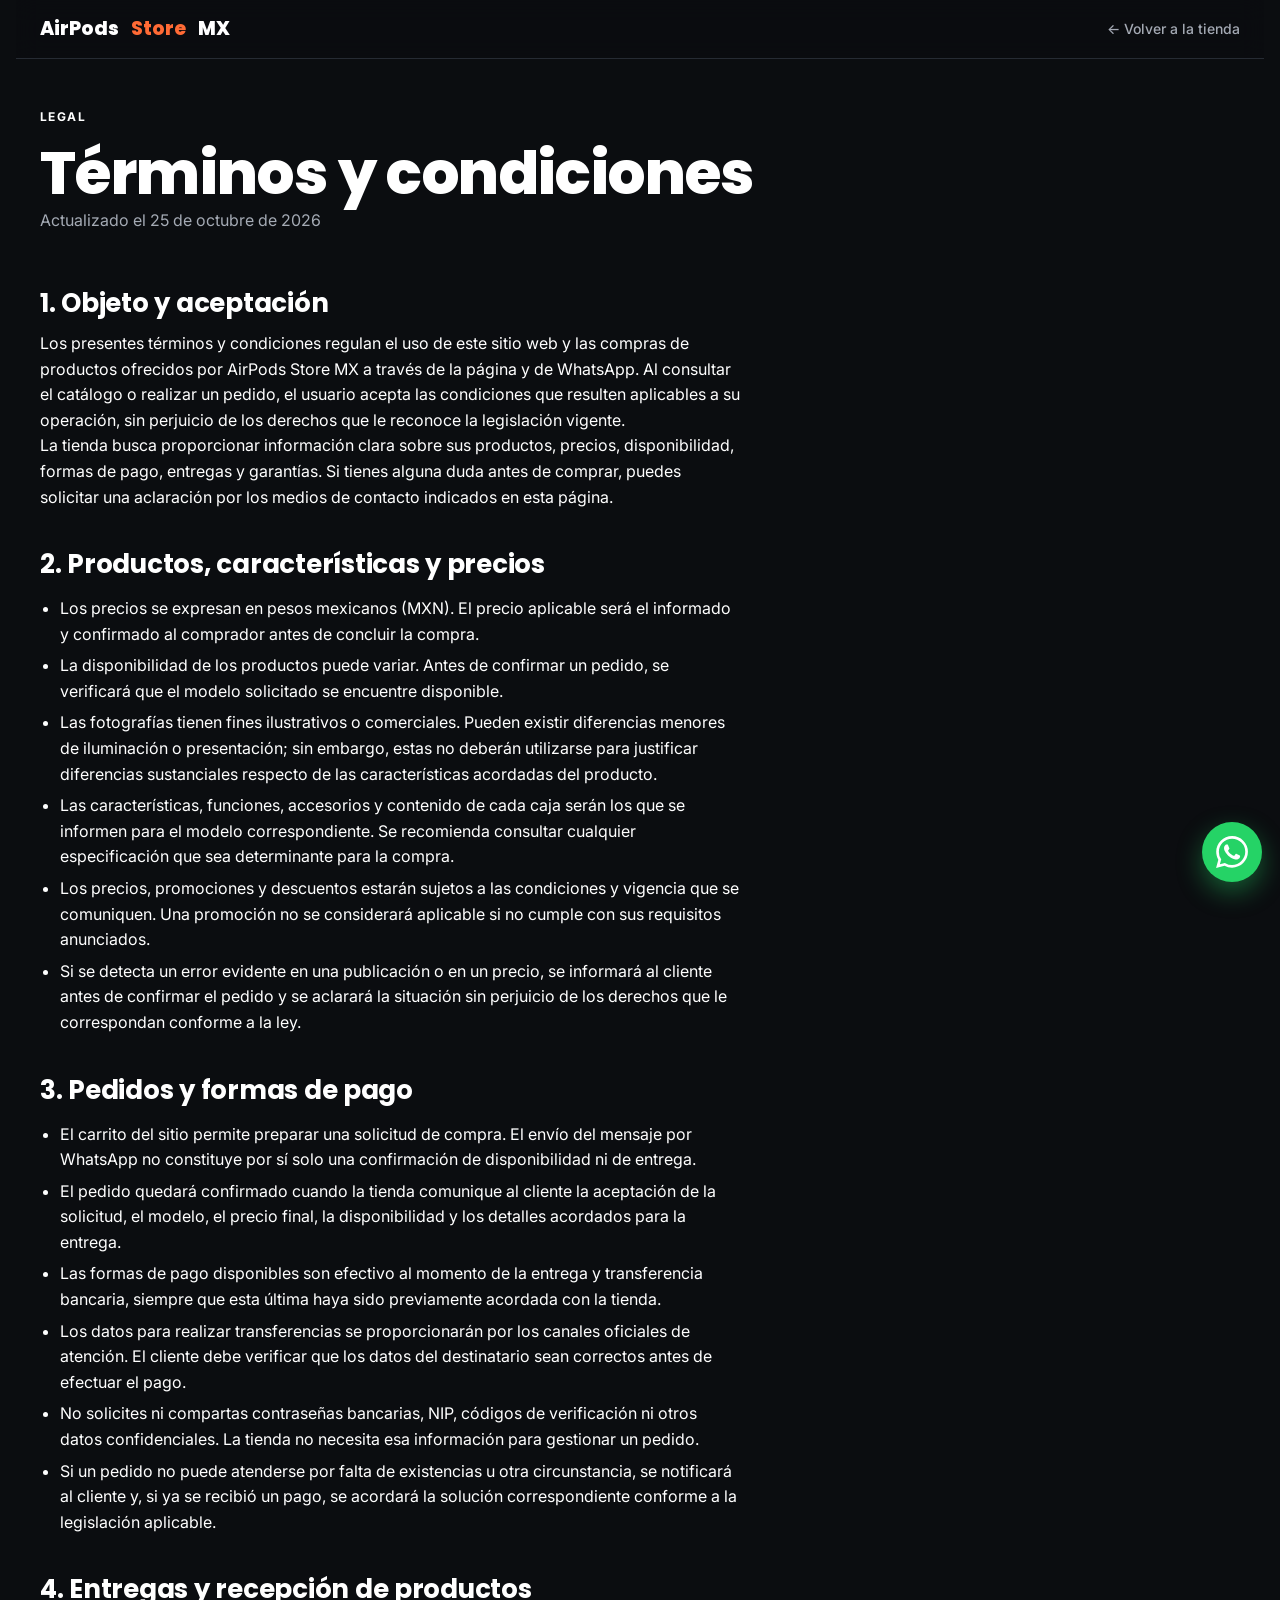
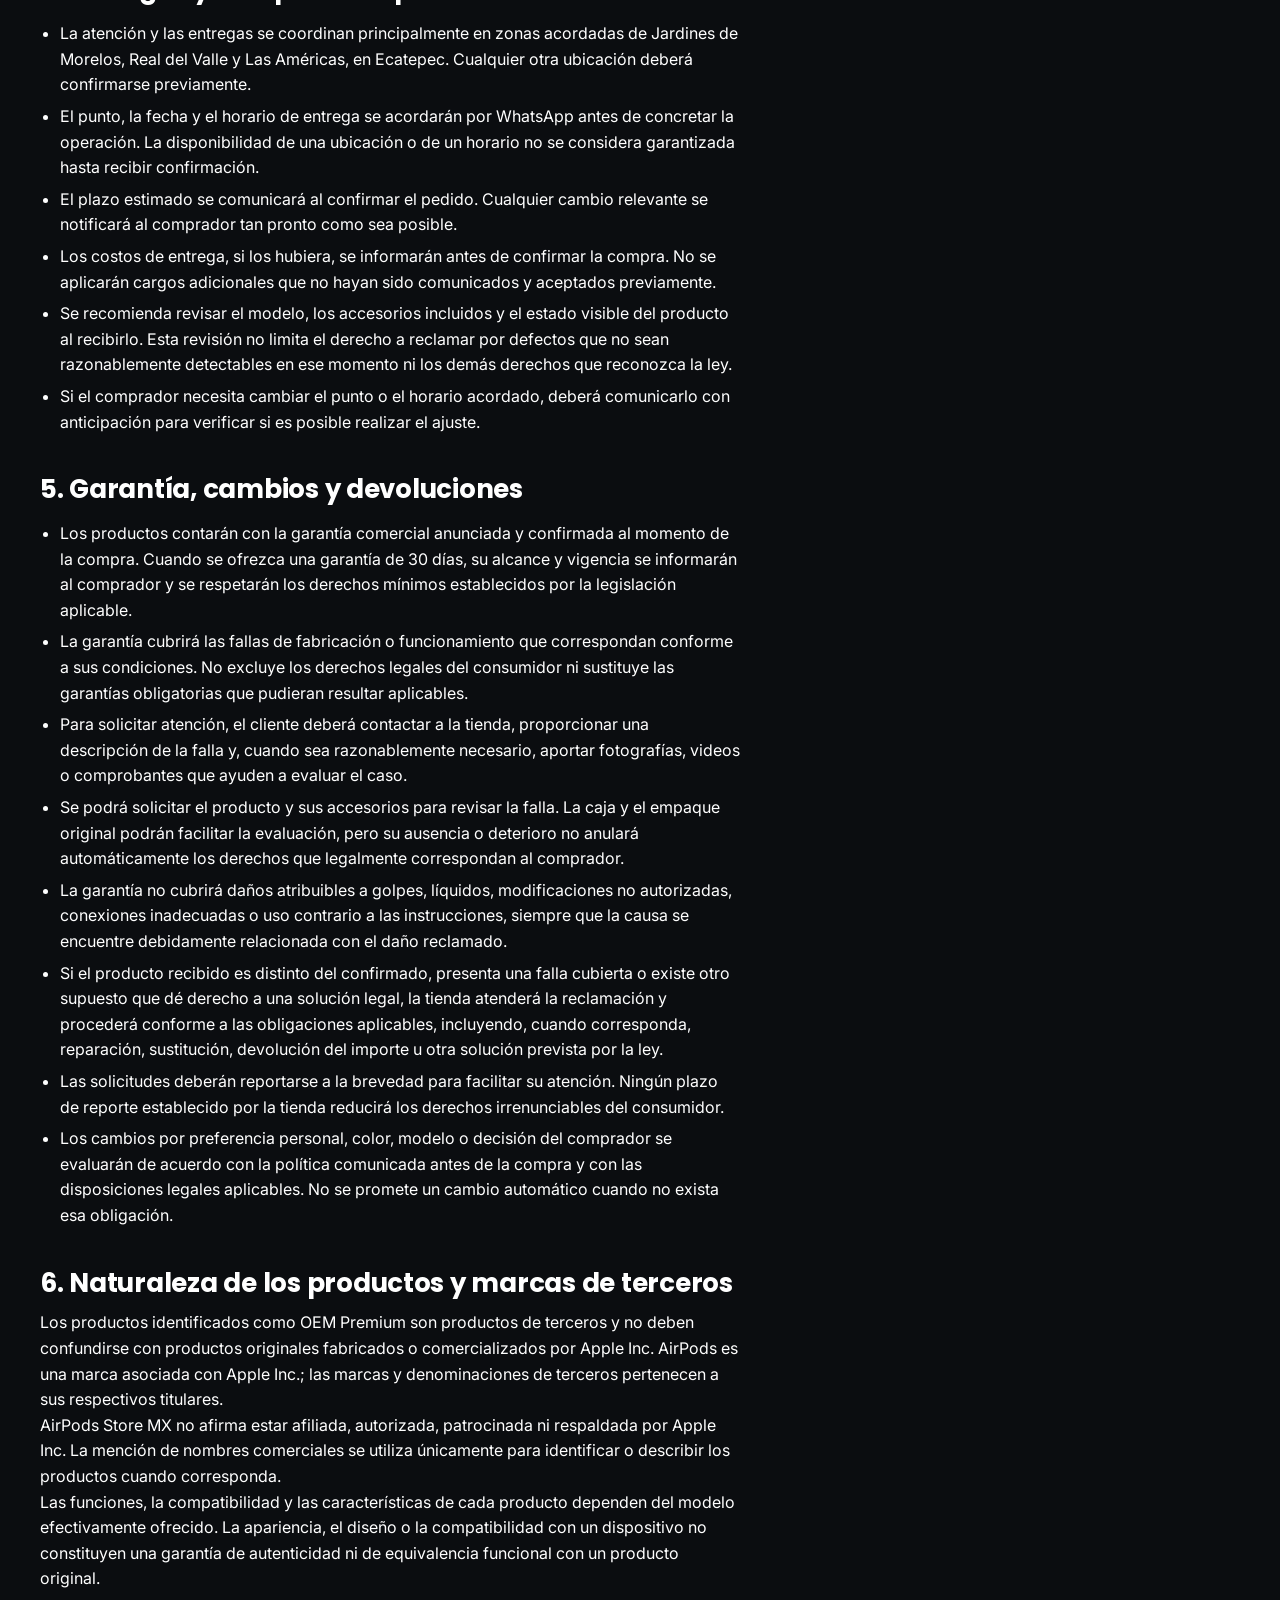
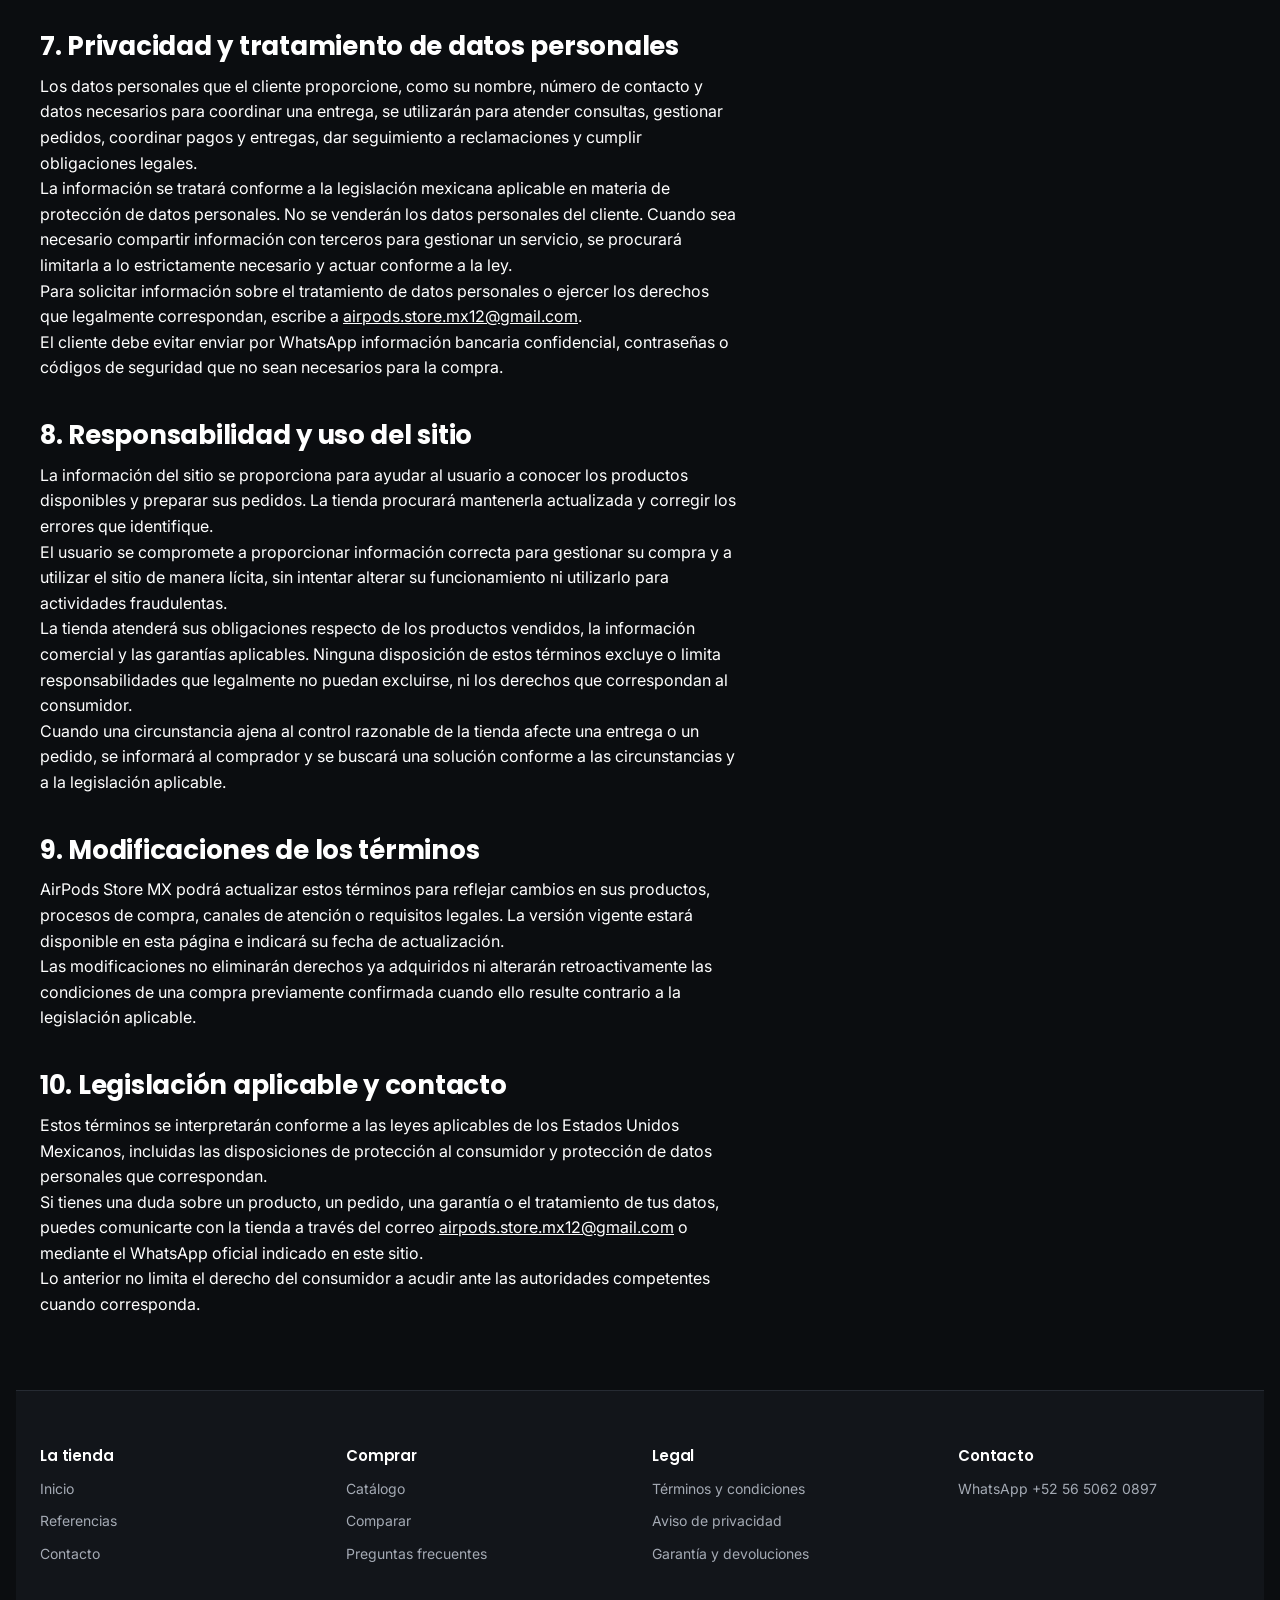
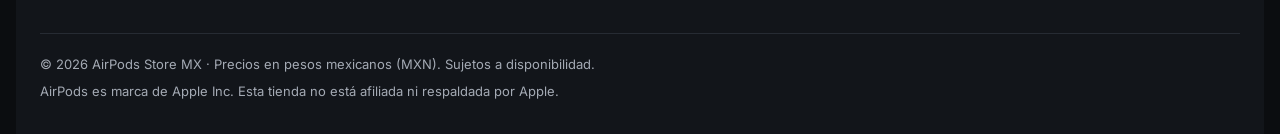
<file: terminos.html>
<!doctype html>
<html lang="es">
<head>
  <meta charset="utf-8">
  <meta name="viewport" content="width=device-width, initial-scale=1, viewport-fit=cover">
  <title>Términos y condiciones | AirPods Store MX</title>
  <link rel="preconnect" href="https://fonts.googleapis.com">
  <link rel="preconnect" href="https://fonts.gstatic.com" crossorigin>
  <link href="https://fonts.googleapis.com/css2?family=Inter:wght@400;500;600;700&family=Poppins:wght@600;700;800&display=swap" rel="stylesheet">
  <link rel="stylesheet" href="css/styles.css">
  <!--
    Estos términos deben revisarse antes de su publicación.
    Completa los datos comerciales y verifica que las condiciones
    correspondan con las prácticas reales de la tienda.
  -->
</head>
<body>

<a class="skip-link" href="#main">Saltar al contenido</a>

<header class="site-header top">
  <div class="wrap bar">
    <a class="brand" href="index.html">AirPods <span>Store</span> MX</a>
    <a class="back" href="index.html">← Volver a la tienda</a>
  </div>
</header>

<main id="main">
  <div class="wrap">
    <header class="page-hero">
      <p class="eyebrow">Legal</p>
      <h1>Términos y condiciones</h1>
      <p class="muted">Actualizado el 25 de octubre de 2026</p>
    </header>

    <article class="prose">
      <h2 id="objeto">1. Objeto y aceptación</h2>
      <p>Los presentes términos y condiciones regulan el uso de este sitio web y las compras de productos ofrecidos por AirPods Store MX a través de la página y de WhatsApp. Al consultar el catálogo o realizar un pedido, el usuario acepta las condiciones que resulten aplicables a su operación, sin perjuicio de los derechos que le reconoce la legislación vigente.</p>
      <p>La tienda busca proporcionar información clara sobre sus productos, precios, disponibilidad, formas de pago, entregas y garantías. Si tienes alguna duda antes de comprar, puedes solicitar una aclaración por los medios de contacto indicados en esta página.</p>

      <h2 id="productos">2. Productos, características y precios</h2>
      <ul>
        <li>Los precios se expresan en pesos mexicanos (MXN). El precio aplicable será el informado y confirmado al comprador antes de concluir la compra.</li>
        <li>La disponibilidad de los productos puede variar. Antes de confirmar un pedido, se verificará que el modelo solicitado se encuentre disponible.</li>
        <li>Las fotografías tienen fines ilustrativos o comerciales. Pueden existir diferencias menores de iluminación o presentación; sin embargo, estas no deberán utilizarse para justificar diferencias sustanciales respecto de las características acordadas del producto.</li>
        <li>Las características, funciones, accesorios y contenido de cada caja serán los que se informen para el modelo correspondiente. Se recomienda consultar cualquier especificación que sea determinante para la compra.</li>
        <li>Los precios, promociones y descuentos estarán sujetos a las condiciones y vigencia que se comuniquen. Una promoción no se considerará aplicable si no cumple con sus requisitos anunciados.</li>
        <li>Si se detecta un error evidente en una publicación o en un precio, se informará al cliente antes de confirmar el pedido y se aclarará la situación sin perjuicio de los derechos que le correspondan conforme a la ley.</li>
      </ul>

      <h2 id="pedidos">3. Pedidos y formas de pago</h2>
      <ul>
        <li>El carrito del sitio permite preparar una solicitud de compra. El envío del mensaje por WhatsApp no constituye por sí solo una confirmación de disponibilidad ni de entrega.</li>
        <li>El pedido quedará confirmado cuando la tienda comunique al cliente la aceptación de la solicitud, el modelo, el precio final, la disponibilidad y los detalles acordados para la entrega.</li>
        <li>Las formas de pago disponibles son efectivo al momento de la entrega y transferencia bancaria, siempre que esta última haya sido previamente acordada con la tienda.</li>
        <li>Los datos para realizar transferencias se proporcionarán por los canales oficiales de atención. El cliente debe verificar que los datos del destinatario sean correctos antes de efectuar el pago.</li>
        <li>No solicites ni compartas contraseñas bancarias, NIP, códigos de verificación ni otros datos confidenciales. La tienda no necesita esa información para gestionar un pedido.</li>
        <li>Si un pedido no puede atenderse por falta de existencias u otra circunstancia, se notificará al cliente y, si ya se recibió un pago, se acordará la solución correspondiente conforme a la legislación aplicable.</li>
      </ul>

      <h2 id="entregas">4. Entregas y recepción de productos</h2>
      <ul>
        <li>La atención y las entregas se coordinan principalmente en zonas acordadas de Jardines de Morelos, Real del Valle y Las Américas, en Ecatepec. Cualquier otra ubicación deberá confirmarse previamente.</li>
        <li>El punto, la fecha y el horario de entrega se acordarán por WhatsApp antes de concretar la operación. La disponibilidad de una ubicación o de un horario no se considera garantizada hasta recibir confirmación.</li>
        <li>El plazo estimado se comunicará al confirmar el pedido. Cualquier cambio relevante se notificará al comprador tan pronto como sea posible.</li>
        <li>Los costos de entrega, si los hubiera, se informarán antes de confirmar la compra. No se aplicarán cargos adicionales que no hayan sido comunicados y aceptados previamente.</li>
        <li>Se recomienda revisar el modelo, los accesorios incluidos y el estado visible del producto al recibirlo. Esta revisión no limita el derecho a reclamar por defectos que no sean razonablemente detectables en ese momento ni los demás derechos que reconozca la ley.</li>
        <li>Si el comprador necesita cambiar el punto o el horario acordado, deberá comunicarlo con anticipación para verificar si es posible realizar el ajuste.</li>
      </ul>

      <h2 id="devoluciones">5. Garantía, cambios y devoluciones</h2>
      <ul>
        <li>Los productos contarán con la garantía comercial anunciada y confirmada al momento de la compra. Cuando se ofrezca una garantía de 30 días, su alcance y vigencia se informarán al comprador y se respetarán los derechos mínimos establecidos por la legislación aplicable.</li>
        <li>La garantía cubrirá las fallas de fabricación o funcionamiento que correspondan conforme a sus condiciones. No excluye los derechos legales del consumidor ni sustituye las garantías obligatorias que pudieran resultar aplicables.</li>
        <li>Para solicitar atención, el cliente deberá contactar a la tienda, proporcionar una descripción de la falla y, cuando sea razonablemente necesario, aportar fotografías, videos o comprobantes que ayuden a evaluar el caso.</li>
        <li>Se podrá solicitar el producto y sus accesorios para revisar la falla. La caja y el empaque original podrán facilitar la evaluación, pero su ausencia o deterioro no anulará automáticamente los derechos que legalmente correspondan al comprador.</li>
        <li>La garantía no cubrirá daños atribuibles a golpes, líquidos, modificaciones no autorizadas, conexiones inadecuadas o uso contrario a las instrucciones, siempre que la causa se encuentre debidamente relacionada con el daño reclamado.</li>
        <li>Si el producto recibido es distinto del confirmado, presenta una falla cubierta o existe otro supuesto que dé derecho a una solución legal, la tienda atenderá la reclamación y procederá conforme a las obligaciones aplicables, incluyendo, cuando corresponda, reparación, sustitución, devolución del importe u otra solución prevista por la ley.</li>
        <li>Las solicitudes deberán reportarse a la brevedad para facilitar su atención. Ningún plazo de reporte establecido por la tienda reducirá los derechos irrenunciables del consumidor.</li>
        <li>Los cambios por preferencia personal, color, modelo o decisión del comprador se evaluarán de acuerdo con la política comunicada antes de la compra y con las disposiciones legales aplicables. No se promete un cambio automático cuando no exista esa obligación.</li>
      </ul>

      <h2 id="marca">6. Naturaleza de los productos y marcas de terceros</h2>
      <p>Los productos identificados como OEM Premium son productos de terceros y no deben confundirse con productos originales fabricados o comercializados por Apple Inc. AirPods es una marca asociada con Apple Inc.; las marcas y denominaciones de terceros pertenecen a sus respectivos titulares.</p>
      <p>AirPods Store MX no afirma estar afiliada, autorizada, patrocinada ni respaldada por Apple Inc. La mención de nombres comerciales se utiliza únicamente para identificar o describir los productos cuando corresponda.</p>
      <p>Las funciones, la compatibilidad y las características de cada producto dependen del modelo efectivamente ofrecido. La apariencia, el diseño o la compatibilidad con un dispositivo no constituyen una garantía de autenticidad ni de equivalencia funcional con un producto original.</p>

      <h2 id="privacidad">7. Privacidad y tratamiento de datos personales</h2>
      <p>Los datos personales que el cliente proporcione, como su nombre, número de contacto y datos necesarios para coordinar una entrega, se utilizarán para atender consultas, gestionar pedidos, coordinar pagos y entregas, dar seguimiento a reclamaciones y cumplir obligaciones legales.</p>
      <p>La información se tratará conforme a la legislación mexicana aplicable en materia de protección de datos personales. No se venderán los datos personales del cliente. Cuando sea necesario compartir información con terceros para gestionar un servicio, se procurará limitarla a lo estrictamente necesario y actuar conforme a la ley.</p>
      <p>Para solicitar información sobre el tratamiento de datos personales o ejercer los derechos que legalmente correspondan, escribe a <a href="mailto:airpods.store.mx12@gmail.com">airpods.store.mx12@gmail.com</a>.</p>
      <p>El cliente debe evitar enviar por WhatsApp información bancaria confidencial, contraseñas o códigos de seguridad que no sean necesarios para la compra.</p>

      <h2 id="responsabilidad">8. Responsabilidad y uso del sitio</h2>
      <p>La información del sitio se proporciona para ayudar al usuario a conocer los productos disponibles y preparar sus pedidos. La tienda procurará mantenerla actualizada y corregir los errores que identifique.</p>
      <p>El usuario se compromete a proporcionar información correcta para gestionar su compra y a utilizar el sitio de manera lícita, sin intentar alterar su funcionamiento ni utilizarlo para actividades fraudulentas.</p>
      <p>La tienda atenderá sus obligaciones respecto de los productos vendidos, la información comercial y las garantías aplicables. Ninguna disposición de estos términos excluye o limita responsabilidades que legalmente no puedan excluirse, ni los derechos que correspondan al consumidor.</p>
      <p>Cuando una circunstancia ajena al control razonable de la tienda afecte una entrega o un pedido, se informará al comprador y se buscará una solución conforme a las circunstancias y a la legislación aplicable.</p>

      <h2 id="cambios">9. Modificaciones de los términos</h2>
      <p>AirPods Store MX podrá actualizar estos términos para reflejar cambios en sus productos, procesos de compra, canales de atención o requisitos legales. La versión vigente estará disponible en esta página e indicará su fecha de actualización.</p>
      <p>Las modificaciones no eliminarán derechos ya adquiridos ni alterarán retroactivamente las condiciones de una compra previamente confirmada cuando ello resulte contrario a la legislación aplicable.</p>

      <h2 id="ley">10. Legislación aplicable y contacto</h2>
      <p>Estos términos se interpretarán conforme a las leyes aplicables de los Estados Unidos Mexicanos, incluidas las disposiciones de protección al consumidor y protección de datos personales que correspondan.</p>
      <p>Si tienes una duda sobre un producto, un pedido, una garantía o el tratamiento de tus datos, puedes comunicarte con la tienda a través del correo <a href="mailto:airpods.store.mx12@gmail.com">airpods.store.mx12@gmail.com</a> o mediante el WhatsApp oficial indicado en este sitio.</p>
      <p>Lo anterior no limita el derecho del consumidor a acudir ante las autoridades competentes cuando corresponda.</p>
    </article>
  </div>
</main>

<footer class="site-footer">
  <div class="wrap">
    <div class="foot-cols">
      <nav class="foot-col" aria-labelledby="foot-tienda">
        <h3 id="foot-tienda">La tienda</h3>
        <a href="index.html#inicio">Inicio</a>
        <a href="index.html#referencias">Referencias</a>
        <a href="index.html#contacto">Contacto</a>
      </nav>
      <nav class="foot-col" aria-labelledby="foot-comprar">
        <h3 id="foot-comprar">Comprar</h3>
        <a href="index.html#catalogo">Catálogo</a>
        <a href="index.html#comparar">Comparar</a>
        <a href="index.html#preguntas">Preguntas frecuentes</a>
      </nav>
      <nav class="foot-col" aria-labelledby="foot-legal">
        <h3 id="foot-legal">Legal</h3>
        <a href="terminos.html">Términos y condiciones</a>
        <a href="#privacidad">Aviso de privacidad</a>
        <a href="#devoluciones">Garantía y devoluciones</a>
      </nav>
      <div class="foot-col">
        <h3>Contacto</h3>
        <a href="https://wa.me/525650620897" target="_blank" rel="noopener">WhatsApp +52 56 5062 0897</a>
      </div>
    </div>
    
        <div class="foot-social" aria-label="Redes sociales">
          <a
            class="social-link"
            data-social="instagram"
            href="#"
            target="_blank"
            rel="noopener"
            aria-label="Instagram"
            title="Instagram"
            hidden
            ><svg viewBox="0 0 24 24" aria-hidden="true" focusable="false">
              <path
                d="M7.0301.084c-1.2768.0602-2.1487.264-2.911.5634-.7888.3075-1.4575.72-2.1228 1.3877-.6652.6677-1.075 1.3368-1.3802 2.127-.2954.7638-.4956 1.6365-.552 2.914-.0564 1.2775-.0689 1.6882-.0626 4.947.0062 3.2586.0206 3.6671.0825 4.9473.061 1.2765.264 2.1482.5635 2.9107.308.7889.72 1.4573 1.388 2.1228.6679.6655 1.3365 1.0743 2.1285 1.38.7632.295 1.6361.4961 2.9134.552 1.2773.056 1.6884.069 4.9462.0627 3.2578-.0062 3.668-.0207 4.9478-.0814 1.28-.0607 2.147-.2652 2.9098-.5633.7889-.3086 1.4578-.72 2.1228-1.3881.665-.6682 1.0745-1.3378 1.3795-2.1284.2957-.7632.4966-1.636.552-2.9124.056-1.2809.0692-1.6898.063-4.948-.0063-3.2583-.021-3.6668-.0817-4.9465-.0607-1.2797-.264-2.1487-.5633-2.9117-.3084-.7889-.72-1.4568-1.3876-2.1228C21.2982 1.33 20.628.9208 19.8378.6165 19.074.321 18.2017.1197 16.9244.0645 15.6471.0093 15.236-.005 11.977.0014 8.718.0076 8.31.0215 7.0301.0839m.1402 21.6932c-1.17-.0509-1.8053-.2453-2.2287-.408-.5606-.216-.96-.4771-1.3819-.895-.422-.4178-.6811-.8186-.9-1.378-.1644-.4234-.3624-1.058-.4171-2.228-.0595-1.2645-.072-1.6442-.079-4.848-.007-3.2037.0053-3.583.0607-4.848.05-1.169.2456-1.805.408-2.2282.216-.5613.4762-.96.895-1.3816.4188-.4217.8184-.6814 1.3783-.9003.423-.1651 1.0575-.3614 2.227-.4171 1.2655-.06 1.6447-.072 4.848-.079 3.2033-.007 3.5835.005 4.8495.0608 1.169.0508 1.8053.2445 2.228.408.5608.216.96.4754 1.3816.895.4217.4194.6816.8176.9005 1.3787.1653.4217.3617 1.056.4169 2.2263.0602 1.2655.0739 1.645.0796 4.848.0058 3.203-.0055 3.5834-.061 4.848-.051 1.17-.245 1.8055-.408 2.2294-.216.5604-.4763.96-.8954 1.3814-.419.4215-.8181.6811-1.3783.9-.4224.1649-1.0577.3617-2.2262.4174-1.2656.0595-1.6448.072-4.8493.079-3.2045.007-3.5825-.006-4.848-.0608M16.953 5.5864A1.44 1.44 0 1 0 18.39 4.144a1.44 1.44 0 0 0-1.437 1.4424M5.8385 12.012c.0067 3.4032 2.7706 6.1557 6.173 6.1493 3.4026-.0065 6.157-2.7701 6.1506-6.1733-.0065-3.4032-2.771-6.1565-6.174-6.1498-3.403.0067-6.156 2.771-6.1496 6.1738M8 12.0077a4 4 0 1 1 4.008 3.9921A3.9996 3.9996 0 0 1 8 12.0077"
              /></svg
          ></a>
          <a
            class="social-link"
            data-social="facebook"
            href="#"
            target="_blank"
            rel="noopener"
            aria-label="Facebook"
            title="Facebook"
            hidden
            ><svg viewBox="0 0 24 24" aria-hidden="true" focusable="false">
              <path
                d="M9.101 23.691v-7.98H6.627v-3.667h2.474v-1.58c0-4.085 1.848-5.978 5.858-5.978.401 0 .955.042 1.468.103a8.68 8.68 0 0 1 1.141.195v3.325a8.623 8.623 0 0 0-.653-.036 26.805 26.805 0 0 0-.733-.009c-.707 0-1.259.096-1.675.309a1.686 1.686 0 0 0-.679.622c-.258.42-.374.995-.374 1.752v1.297h3.919l-.386 2.103-.287 1.564h-3.246v8.245C19.396 23.238 24 18.179 24 12.044c0-6.627-5.373-12-12-12s-12 5.373-12 12c0 5.628 3.874 10.35 9.101 11.647Z"
              /></svg
          ></a>
          <a
            class="social-link"
            data-social="tiktok"
            href="#"
            target="_blank"
            rel="noopener"
            aria-label="TikTok"
            title="TikTok"
            hidden
            ><svg viewBox="0 0 24 24" aria-hidden="true" focusable="false">
              <path
                d="M12.525.02c1.31-.02 2.61-.01 3.91-.02.08 1.53.63 3.09 1.75 4.17 1.12 1.11 2.7 1.62 4.24 1.79v4.03c-1.44-.05-2.89-.35-4.2-.97-.57-.26-1.1-.59-1.62-.93-.01 2.92.01 5.84-.02 8.75-.08 1.4-.54 2.79-1.35 3.94-1.31 1.92-3.58 3.17-5.91 3.21-1.43.08-2.86-.31-4.08-1.03-2.02-1.19-3.44-3.37-3.65-5.71-.02-.5-.03-1-.01-1.49.18-1.9 1.12-3.72 2.58-4.96 1.66-1.44 3.98-2.13 6.15-1.72.02 1.48-.04 2.96-.04 4.44-.99-.32-2.15-.23-3.02.37-.63.41-1.11 1.04-1.36 1.75-.21.51-.15 1.07-.14 1.61.24 1.64 1.82 3.02 3.5 2.87 1.12-.01 2.19-.66 2.77-1.61.19-.33.4-.67.41-1.06.1-1.79.06-3.57.07-5.36.01-4.03-.01-8.05.02-12.07z"
              /></svg
          ></a>
        </div>
    <div class="foot-bottom">
      <p>© <span id="year"></span> AirPods Store MX · Precios en pesos mexicanos (MXN). Sujetos a disponibilidad.</p>
      <p>AirPods es marca de Apple Inc. Esta tienda no está afiliada ni respaldada por Apple.</p>
    </div>
  </div>
</footer>

<a class="wa-float" href="https://wa.me/525650620897?text=Hola%2C%20tengo%20una%20duda%20sobre%20los%20AirPods" target="_blank" rel="noopener" aria-label="Escribir por WhatsApp">
  <svg viewBox="0 0 24 24" aria-hidden="true" focusable="false"><path d="M17.472 14.382c-.297-.149-1.758-.867-2.03-.967-.273-.099-.471-.148-.67.15-.197.297-.767.966-.94 1.164-.173.199-.347.223-.644.075-.297-.15-1.255-.463-2.39-1.475-.883-.788-1.48-1.761-1.653-2.059-.173-.297-.018-.458.13-.606.134-.133.298-.347.446-.52.149-.174.198-.298.298-.497.099-.198.05-.371-.025-.52-.075-.149-.669-1.612-.916-2.207-.242-.579-.487-.5-.669-.51-.173-.008-.371-.01-.57-.01-.198 0-.52.074-.792.372-.272.297-1.04 1.016-1.04 2.479 0 1.462 1.065 2.875 1.213 3.074.149.198 2.096 3.2 5.077 4.487.709.306 1.262.489 1.694.625.712.227 1.36.195 1.871.118.571-.085 1.758-.719 2.006-1.413.248-.694.248-1.289.173-1.413-.074-.124-.272-.198-.57-.347m-5.421 7.403h-.004a9.87 9.87 0 01-5.031-1.378l-.361-.214-3.741.982.998-3.648-.235-.374a9.86 9.86 0 01-1.51-5.26c.001-5.45 4.436-9.884 9.888-9.884 2.64 0 5.122 1.03 6.988 2.898a9.825 9.825 0 012.893 6.994c-.003 5.45-4.437 9.884-9.885 9.884m8.413-18.297A11.815 11.815 0 0012.05 0C5.495 0 .16 5.335.157 11.892c0 2.096.547 4.142 1.588 5.945L.057 24l6.305-1.654a11.882 11.882 0 005.683 1.448h.005c6.554 0 11.89-5.335 11.893-11.893a11.821 11.821 0 00-3.48-8.413Z"/></svg>
</a>

<script>document.getElementById("year").textContent = new Date().getFullYear();</script>
</body>
</html>
</file>
<file: css/styles.css>
/* =========================================================
   AirPods Store MX · hoja de estilos
   Paleta oscura: fondos negros, texto blanco, naranja solo para llamadas a la
   acción y verde solo para WhatsApp.
   ========================================================= */

:root {
  --bg: #0b0d10;
  --soft: #12151a;
  --surface: #1a1e25;
  --ink: #ffffff;
  --on-ink: #0b0d10;
  --on-accent: #0b0d10;
  --muted: #a4aab4;
  --line: #262b33;
  --accent: #ff6b35;
  --accent-hover: #ff8052;
  --wa: #25d366;
  --radius: 20px;
  --shadow-sm: 0 1px 2px rgba(0, 0, 0, 0.3);
  --shadow: 0 1px 2px rgba(0, 0, 0, 0.3), 0 14px 34px rgba(0, 0, 0, 0.45);
  --display: "Poppins", system-ui, -apple-system, "Segoe UI", sans-serif;
  --body: "Inter", system-ui, -apple-system, "Segoe UI", sans-serif;
  color-scheme: dark;
}

/* ===== Base ===== */
* {
  box-sizing: border-box;
}
html {
  scroll-behavior: smooth;
  scroll-padding-top: 88px;
}
body {
  margin: 0;
  background: var(--bg);
  color: var(--ink);
  font-family: var(--body);
  font-size: 16px;
  line-height: 1.6;
  padding-left: max(16px, env(safe-area-inset-left, 0px));
  padding-right: max(16px, env(safe-area-inset-right, 0px));
  overflow-x: hidden;
  -webkit-font-smoothing: antialiased;
}
img {
  max-width: 100%;
  display: block;
}
a {
  color: inherit;
}
button {
  font: inherit;
}
:focus-visible {
  outline: 3px solid var(--accent);
  outline-offset: 3px;
  border-radius: 8px;
}
[id] {
  scroll-margin-top: 88px;
}

.wrap {
  max-width: 1200px;
  margin: 0 auto;
}
.bar {
  display: flex;
  align-items: center;
  justify-content: space-between;
  gap: 16px;
}
h1,
h2,
h3 {
  font-family: var(--display);
  line-height: 1.15;
  margin: 0;
  letter-spacing: -0.01em;
  text-wrap: balance;
}
h1 {
  font-weight: 800;
}
h2 {
  font-weight: 700;
}
h3 {
  font-weight: 600;
}
p {
  margin: 0;
}
.eyebrow {
  font-size: 12px;
  font-weight: 700;
  letter-spacing: 0.12em;
  text-transform: uppercase;
  color: var(--ink);
  margin: 0;
}
.muted {
  color: var(--muted);
}

section {
  padding-block: 80px;
}
@media (max-width: 640px) {
  section {
    padding-block: 56px;
  }
}

.sr-only {
  position: absolute;
  width: 1px;
  height: 1px;
  padding: 0;
  margin: -1px;
  overflow: hidden;
  clip: rect(0, 0, 0, 0);
  white-space: nowrap;
  border: 0;
}
.skip-link {
  position: absolute;
  left: 16px;
  top: -60px;
  z-index: 100;
  background: var(--ink);
  color: var(--on-ink);
  padding: 10px 14px;
  border-radius: 10px;
  text-decoration: none;
  font-weight: 600;
}
.skip-link:focus {
  top: 12px;
}

/* ===== Botones ===== */
.btn {
  display: inline-flex;
  align-items: center;
  justify-content: center;
  gap: 10px;
  font-weight: 600;
  font-size: 15px;
  min-height: 48px;
  padding: 14px 24px;
  border-radius: 999px;
  text-decoration: none;
  border: 1.5px solid transparent;
  cursor: pointer;
  transition:
    transform 0.2s ease,
    background-color 0.2s ease,
    color 0.2s ease,
    box-shadow 0.2s ease;
}
.btn:hover {
  transform: translateY(-1px);
}
.btn.primary {
  background: var(--accent);
  border-color: var(--accent);
  color: var(--on-accent);
  box-shadow: 0 8px 20px rgba(255, 107, 53, 0.25);
}
.btn.primary:hover {
  background: var(--accent-hover);
  border-color: var(--accent-hover);
}
.btn.ghost {
  background: transparent;
  color: var(--ink);
  border-color: var(--line);
}
.btn.ghost:hover {
  background: var(--ink);
  color: var(--on-ink);
  border-color: var(--ink);
}
.btn.block {
  width: 100%;
}
.btn[aria-disabled="true"] {
  opacity: 0.45;
  pointer-events: none;
}

/* ===== Barra de anuncio ===== */
.announce {
  background: var(--ink);
  color: var(--on-ink);
  text-align: center;
  font-size: 13px;
  font-weight: 500;
  padding: 9px 16px;
}

/* ===== Encabezado ===== */
header.top {
  position: sticky;
  top: env(safe-area-inset-top, 0px);
  z-index: 20;
  background: rgba(11, 13, 16, 0.92);
  backdrop-filter: blur(12px);
  border-bottom: 1px solid var(--line);
}
header.top .bar {
  padding-block: 14px;
}
.brand {
  font-family: var(--display);
  font-weight: 800;
  font-size: 18px;
  text-decoration: none;
  white-space: nowrap;
}
.brand span {
  color: var(--accent);
}
.links {
  display: flex;
  gap: 28px;
  font-size: 14px;
  font-weight: 500;
}
.links a {
  text-decoration: none;
  color: var(--muted);
}
.links a:hover {
  color: var(--ink);
}
.cart-btn {
  display: inline-flex;
  align-items: center;
  gap: 8px;
  white-space: nowrap;
  text-decoration: none;
  background: var(--ink);
  color: var(--on-ink);
  border: 0;
  border-radius: 999px;
  padding: 10px 18px;
  font-weight: 600;
  font-size: 14px;
  cursor: pointer;
}
.cart-btn b {
  background: var(--accent);
  color: var(--on-accent);
  border-radius: 999px;
  min-width: 22px;
  height: 22px;
  display: inline-grid;
  place-items: center;
  font-size: 12px;
  padding: 0 6px;
}

/* Menú hamburguesa (aparece en móvil) */
.menu-btn {
  display: none;
  width: 44px;
  height: 44px;
  border: 1px solid var(--line);
  border-radius: 12px;
  background: var(--surface);
  cursor: pointer;
  flex-direction: column;
  justify-content: center;
  align-items: center;
  gap: 5px;
}
.menu-btn span {
  display: block;
  width: 18px;
  height: 2px;
  background: var(--ink);
  border-radius: 2px;
  transition:
    transform 0.2s ease,
    opacity 0.2s ease;
}
.menu-open .menu-btn span:nth-child(1) {
  transform: translateY(7px) rotate(45deg);
}
.menu-open .menu-btn span:nth-child(2) {
  opacity: 0;
}
.menu-open .menu-btn span:nth-child(3) {
  transform: translateY(-7px) rotate(-45deg);
}

@media (max-width: 900px) {
  .links {
    display: none;
  }
  .menu-btn {
    display: inline-flex;
  }
  .menu-open .links {
    display: flex;
    flex-direction: column;
    gap: 0;
    position: absolute;
    top: 100%;
    left: 0;
    right: 0;
    background: var(--surface);
    border-bottom: 1px solid var(--line);
    padding: 8px 16px 16px;
    box-shadow: 0 12px 24px rgba(16, 24, 40, 0.08);
  }
  .menu-open .links a {
    padding: 14px 4px;
    border-top: 1px solid var(--line);
    font-size: 16px;
    color: var(--ink);
  }
}

/* ===== Portada ===== */
.hero {
  padding-block: clamp(48px, 8vw, 104px);
}
.hero-grid {
  display: grid;
  grid-template-columns: repeat(auto-fit, minmax(min(100%, 360px), 1fr));
  gap: 48px;
  align-items: center;
}
.hero-text {
  min-width: 0;
}
.hero h1 {
  font-size: clamp(40px, 6vw, 72px);
  font-weight: 800;
  max-width: 14ch;
  margin-top: 14px;
}
.hero h1 em {
  font-style: normal;
  color: var(--accent);
}
.lead {
  font-size: clamp(16px, 1.8vw, 19px);
  color: var(--muted);
  max-width: 50ch;
  margin: 22px 0 32px;
}
.hero-actions {
  display: flex;
  flex-wrap: wrap;
  gap: 12px;
}
.hero-fig {
  margin: 0;
  min-width: 0;
  border-radius: 32px;
  overflow: hidden;
  aspect-ratio: 4 / 5;
  background: var(--soft);
  box-shadow: var(--shadow);
}
.hero-fig img {
  width: 100%;
  height: 100%;
  object-fit: contain;
  padding: 16px;
}
.oem-note {
  font-size: 13px;
  color: var(--muted);
  margin-top: 22px;
}
.oem-note a {
  color: var(--ink);
  font-weight: 600;
}

/* ===== Beneficios ===== */
.benefit-grid {
  display: grid;
  grid-template-columns: repeat(auto-fit, minmax(min(100%, 230px), 1fr));
  gap: 20px;
}
.benefit {
  background: var(--surface);
  border: 1px solid var(--line);
  border-radius: var(--radius);
  padding: 24px;
  display: grid;
  gap: 10px;
  box-shadow: var(--shadow-sm);
  min-width: 0;
}
.benefit-ico {
  width: 46px;
  height: 46px;
  border-radius: 14px;
  background: var(--soft);
  color: var(--ink);
  display: grid;
  place-items: center;
}
.benefit-ico svg {
  width: 22px;
  height: 22px;
}
.benefit h3 {
  font-size: 17px;
}
.benefit p {
  font-size: 14px;
  color: var(--muted);
}

/* ===== Encabezados de sección ===== */
.sec-head {
  display: flex;
  flex-wrap: wrap;
  align-items: end;
  justify-content: space-between;
  gap: 16px;
  margin-bottom: 36px;
}
.sec-head h2 {
  font-size: clamp(28px, 4vw, 44px);
  margin-top: 10px;
}
.sec-head .intro {
  max-width: 42ch;
  color: var(--muted);
}
.cta-row {
  display: flex;
  flex-wrap: wrap;
  align-items: center;
  justify-content: center;
  gap: 16px;
  margin-top: 44px;
  text-align: center;
}
.cta-row p {
  color: var(--muted);
  width: 100%;
}

/* ===== Filtros ===== */
.filters {
  display: flex;
  flex-wrap: wrap;
  gap: 8px;
  margin-bottom: 28px;
}
.chip {
  font-size: 14px;
  font-weight: 600;
  padding: 9px 18px;
  border-radius: 999px;
  cursor: pointer;
  background: var(--surface);
  color: var(--ink);
  border: 1px solid var(--line);
  transition:
    border-color 0.2s,
    background-color 0.2s;
}
.chip:hover {
  border-color: var(--ink);
}
.chip[aria-pressed="true"] {
  background: var(--ink);
  color: var(--on-ink);
  border-color: var(--ink);
}

/* ===== Catálogo ===== */
.grid {
  display: grid;
  grid-template-columns: repeat(auto-fill, minmax(min(100%, 270px), 1fr));
  gap: 24px;
}
.card {
  background: var(--surface);
  border: 1px solid var(--line);
  border-radius: var(--radius);
  padding: 14px 14px 20px;
  display: flex;
  flex-direction: column;
  gap: 12px;
  min-width: 0;
  box-shadow: var(--shadow-sm);
  transition:
    transform 0.25s ease,
    box-shadow 0.25s ease;
}
.card:hover {
  transform: translateY(-4px);
  box-shadow: var(--shadow);
}
.card-img {
  position: relative;
  aspect-ratio: 4 / 5;
  border-radius: 14px;
  overflow: hidden;
  background: var(--soft);
}
.slides {
  position: absolute;
  inset: 0;
}
.slides img {
  position: absolute;
  inset: 0;
  width: 100%;
  height: 100%;
  object-fit: contain;
  padding: 6px;
  opacity: 0;
  transition: opacity 0.8s ease;
}
.slides img.on {
  opacity: 1;
}
.dots {
  position: absolute;
  left: 0;
  right: 0;
  bottom: 10px;
  display: flex;
  justify-content: center;
  gap: 6px;
  z-index: 1;
}
.dot {
  width: 8px;
  height: 8px;
  padding: 0;
  border: 0;
  border-radius: 999px;
  cursor: pointer;
  background: rgba(255, 255, 255, 0.45);
  box-shadow: 0 0 0 1px rgba(0, 0, 0, 0.3);
  transition:
    width 0.3s ease,
    background-color 0.3s ease;
}
.dot.on {
  width: 22px;
  background: var(--ink);
}
.card .tag {
  font-size: 12px;
  font-weight: 600;
  color: var(--muted);
  padding: 0 4px;
}
.card h3 {
  font-size: 18px;
  padding: 0 4px;
}
.card h3 a {
  color: inherit;
  text-decoration: none;
}
.card h3 a:hover {
  text-decoration: underline;
}
.card > p:not(.tag) {
  font-size: 14px;
  color: var(--muted);
  padding: 0 4px;
}
.card-foot {
  margin-top: auto;
  display: flex;
  align-items: center;
  justify-content: space-between;
  gap: 10px;
  padding: 0 4px;
}
.price {
  font-family: var(--display);
  font-weight: 700;
  font-size: 22px;
  font-variant-numeric: tabular-nums;
  color: var(--ink);
}
.add {
  font-weight: 600;
  font-size: 14px;
  padding: 11px 16px;
  border-radius: 999px;
  border: 0;
  cursor: pointer;
  background: var(--accent);
  color: var(--on-accent);
  transition: background-color 0.2s ease;
}
.add:hover {
  background: var(--accent-hover);
}
.add.done {
  background: var(--ink);
  color: var(--on-ink);
}
.card-links {
  display: flex;
  flex-wrap: wrap;
  gap: 14px;
  padding: 0 4px;
}
.details-link {
  font-size: 14px;
  font-weight: 600;
  color: var(--ink);
  text-decoration: none;
}
.details-link:hover {
  text-decoration: underline;
}

/* ===== Prueba social ===== */
.reviews {
  background: var(--soft);
}
.ref-grid {
  display: grid;
  grid-template-columns: repeat(auto-fit, minmax(min(100%, 240px), 1fr));
  gap: 20px;
}
.shot {
  margin: 0;
  background: var(--surface);
  border: 1px solid var(--line);
  border-radius: var(--radius);
  padding: 10px;
  box-shadow: var(--shadow-sm);
  min-width: 0;
}
.shot img {
  width: 100%;
  height: auto;
  border-radius: 12px;
}
.rating {
  display: flex;
  align-items: center;
  gap: 6px;
  padding: 12px 6px 4px;
  font-size: 14px;
  color: var(--muted);
}
.rating strong {
  color: var(--ink);
  font-family: var(--display);
}
.stars {
  color: #f5a623;
  letter-spacing: 1px;
  font-size: 15px;
}
.empty-slot {
  margin: 0;
  padding: 28px;
  border-radius: var(--radius);
  border: 1px dashed var(--line);
  background: var(--surface);
  color: var(--muted);
  grid-column: 1 / -1;
}

/* ===== Comparar y recomendador ===== */
.help {
  background: var(--soft);
}
.help-grid {
  display: grid;
  grid-template-columns: repeat(auto-fit, minmax(min(100%, 340px), 1fr));
  gap: 32px;
  align-items: start;
}
.help h2 {
  font-size: clamp(28px, 4vw, 44px);
  margin: 10px 0 24px;
}
.table-wrap {
  overflow-x: auto;
  background: var(--surface);
  border: 1px solid var(--line);
  border-radius: var(--radius);
}
.compare {
  width: 100%;
  border-collapse: collapse;
  font-size: 14px;
  min-width: 440px;
}
.compare th,
.compare td {
  text-align: left;
  padding: 16px;
  border-bottom: 1px solid var(--line);
}
.compare thead th {
  font-size: 12px;
  text-transform: uppercase;
  letter-spacing: 0.06em;
  color: var(--muted);
  font-weight: 600;
}
.compare tbody th a {
  color: var(--ink);
  font-weight: 600;
  text-decoration: none;
}
.compare tbody th a:hover {
  text-decoration: underline;
}
.compare td {
  font-variant-numeric: tabular-nums;
}
.note {
  font-size: 13px;
  color: var(--muted);
  margin-top: 14px;
}
.assist {
  background: var(--surface);
  border: 1px solid var(--line);
  border-radius: var(--radius);
  padding: 28px;
  display: grid;
  gap: 10px;
  box-shadow: var(--shadow-sm);
  min-width: 0;
}
.assist h3 {
  font-size: 22px;
  margin-bottom: 6px;
}
.assist label {
  font-size: 14px;
  font-weight: 600;
  margin-top: 6px;
}
.assist select {
  font: inherit;
  color: var(--ink);
  background: var(--surface);
  border: 1px solid var(--line);
  border-radius: 12px;
  padding: 12px;
  width: 100%;
}
.assist .btn {
  margin-top: 10px;
}
.result {
  font-size: 15px;
  min-height: 1.5em;
  margin-top: 8px;
}

/* ===== Cómo comprar ===== */
.steps-title {
  font-size: clamp(28px, 4vw, 44px);
  margin: 10px 0 36px;
}
.steps {
  display: grid;
  grid-template-columns: repeat(auto-fit, minmax(min(100%, 240px), 1fr));
  gap: 24px;
}
.step {
  background: var(--surface);
  border: 1px solid var(--line);
  border-radius: var(--radius);
  padding: 28px;
  min-width: 0;
}
.step .n {
  font-family: var(--display);
  font-weight: 700;
  font-size: 14px;
  width: 38px;
  height: 38px;
  border-radius: 50%;
  background: var(--ink);
  color: var(--on-ink);
  display: grid;
  place-items: center;
}
.step h3 {
  font-size: 18px;
  margin: 18px 0 8px;
}
.step p {
  font-size: 14px;
  color: var(--muted);
}

/* ===== Qué debes saber y preguntas ===== */
.info h2,
.faq h2 {
  font-size: clamp(28px, 4vw, 44px);
  margin: 10px 0 32px;
}
.info-grid {
  display: grid;
  grid-template-columns: repeat(auto-fit, minmax(min(100%, 230px), 1fr));
  gap: 18px;
}
.info-card {
  background: var(--soft);
  border-radius: var(--radius);
  padding: 22px;
  min-width: 0;
}
.info-card h3 {
  font-size: 17px;
  margin-bottom: 8px;
}
.info-card p {
  font-size: 14px;
  color: var(--muted);
}
.info-link {
  margin-top: 24px;
}
.info-link a {
  font-weight: 600;
  color: var(--ink);
}
.faq {
  background: var(--soft);
}
.faq-list {
  max-width: 820px;
  display: grid;
  gap: 12px;
}
.acc {
  background: var(--surface);
  border: 1px solid var(--line);
  border-radius: 16px;
  padding: 0 20px;
}
.acc summary {
  cursor: pointer;
  font-weight: 600;
  padding: 18px 0;
  list-style: none;
  display: flex;
  justify-content: space-between;
  align-items: center;
  gap: 16px;
}
.acc summary::-webkit-details-marker {
  display: none;
}
.acc summary::after {
  content: "+";
  font-size: 22px;
  font-weight: 400;
  line-height: 1;
}
.acc[open] summary::after {
  content: "−";
}
.acc p {
  padding-bottom: 18px;
  color: var(--muted);
  font-size: 15px;
}
.acc a {
  color: var(--ink);
  font-weight: 600;
}

/* ===== Contacto ===== */
.contact {
  background: var(--surface);
  color: var(--ink);
  border: 1px solid var(--line);
  border-radius: 32px;
  padding: clamp(32px, 5vw, 64px);
  display: grid;
  grid-template-columns: repeat(auto-fit, minmax(min(100%, 300px), 1fr));
  gap: 32px;
  align-items: center;
}
.contact h2 {
  font-size: clamp(28px, 4vw, 44px);
  margin-top: 10px;
}
.contact p {
  color: var(--muted);
  margin-top: 12px;
}
.contact .eyebrow {
  color: var(--accent);
}
.contact .copy {
  font-size: 14px;
}
.contact .btn {
  justify-self: start;
}

/* ===== Pie de página ===== */
.site-footer {
  background: var(--soft);
  border-top: 1px solid var(--line);
  padding-block: 56px 32px;
  font-size: 14px;
}
.foot-cols {
  display: grid;
  grid-template-columns: repeat(auto-fit, minmax(min(100%, 170px), 1fr));
  gap: 28px 24px;
}
.foot-col {
  display: flex;
  flex-direction: column;
  gap: 10px;
  min-width: 0;
}
.foot-col h3 {
  font-size: 15px;
  margin-bottom: 4px;
}
.foot-col a {
  text-decoration: none;
  color: var(--muted);
  overflow-wrap: anywhere;
}
.foot-col a:hover {
  color: var(--ink);
  text-decoration: underline;
}
.foot-social {
  display: flex;
  flex-wrap: wrap;
  gap: 8px;
  margin-top: 36px;
}
.foot-social a {
  text-decoration: none;
  color: var(--ink);
  font-weight: 600;
  font-size: 14px;
  border: 1px solid var(--line);
  background: var(--surface);
  border-radius: 999px;
  padding: 8px 16px;
}
.foot-social a:hover {
  border-color: var(--ink);
}
.foot-bottom {
  margin-top: 32px;
  padding-top: 20px;
  border-top: 1px solid var(--line);
  display: grid;
  gap: 6px;
  font-size: 13px;
  color: var(--muted);
}
.foot-bottom p {
  margin: 0;
}

/* ===== Botón flotante de WhatsApp ===== */
.wa-float {
  position: fixed;
  right: max(18px, env(safe-area-inset-right, 0px));
  bottom: max(18px, env(safe-area-inset-bottom, 0px));
  z-index: 35;
  width: 60px;
  height: 60px;
  border-radius: 50%;
  background: var(--wa);
  display: grid;
  place-items: center;
  box-shadow: 0 10px 26px rgba(37, 211, 102, 0.4);
  transition: transform 0.2s ease;
  animation: wa-pulse 2.6s ease-out infinite;
}
.wa-float:hover {
  transform: scale(1.06);
}
.wa-float svg {
  width: 32px;
  height: 32px;
  fill: #ffffff;
}
@keyframes wa-pulse {
  0% {
    box-shadow:
      0 0 0 0 rgba(37, 211, 102, 0.55),
      0 10px 26px rgba(37, 211, 102, 0.4);
  }
  70% {
    box-shadow:
      0 0 0 18px rgba(37, 211, 102, 0),
      0 10px 26px rgba(37, 211, 102, 0.4);
  }
  100% {
    box-shadow:
      0 0 0 0 rgba(37, 211, 102, 0),
      0 10px 26px rgba(37, 211, 102, 0.4);
  }
}

/* ===== Carrito ===== */
.scrim {
  position: fixed;
  inset: 0;
  background: rgba(17, 20, 24, 0.45);
  opacity: 0;
  pointer-events: none;
  transition: opacity 0.25s;
  z-index: 40;
}
.scrim.open {
  opacity: 1;
  pointer-events: auto;
}
.drawer {
  position: fixed;
  top: 0;
  right: 0;
  bottom: 0;
  width: min(420px, 100%);
  background: var(--surface);
  z-index: 50;
  transform: translateX(105%);
  transition: transform 0.35s cubic-bezier(0.2, 0.7, 0.2, 1);
  display: flex;
  flex-direction: column;
  padding: max(20px, env(safe-area-inset-top, 0px))
    max(20px, env(safe-area-inset-right, 0px))
    max(20px, env(safe-area-inset-bottom, 0px))
    max(20px, env(safe-area-inset-left, 0px));
}
.drawer.open {
  transform: none;
}
.drawer-head {
  display: flex;
  justify-content: space-between;
  align-items: center;
  margin-bottom: 14px;
}
.drawer-head h3 {
  font-size: 22px;
}
.close {
  background: none;
  border: 1px solid var(--line);
  color: var(--ink);
  border-radius: 999px;
  padding: 6px 14px;
  cursor: pointer;
}
.lines {
  flex: 1;
  overflow-y: auto;
  display: flex;
  flex-direction: column;
  gap: 12px;
  min-height: 0;
}
.line {
  display: flex;
  justify-content: space-between;
  gap: 12px;
  padding-bottom: 12px;
  border-bottom: 1px solid var(--line);
}
.line small {
  color: var(--muted);
  display: block;
}
.num {
  font-variant-numeric: tabular-nums;
}
.qty {
  display: flex;
  align-items: center;
  gap: 8px;
  margin-top: 6px;
}
.qty button {
  width: 30px;
  height: 30px;
  border-radius: 50%;
  border: 1px solid var(--line);
  background: var(--surface);
  color: var(--ink);
  cursor: pointer;
}
.empty {
  color: var(--muted);
  margin: auto;
  text-align: center;
}
.total {
  display: flex;
  justify-content: space-between;
  font-family: var(--display);
  font-size: 20px;
  font-weight: 700;
  padding-block: 16px 14px;
  border-top: 1px solid var(--ink);
}
.field {
  display: grid;
  gap: 6px;
  margin-bottom: 12px;
}
.field label {
  font-size: 13px;
  font-weight: 600;
}
.field input,
.field textarea {
  font: inherit;
  color: var(--ink);
  background: var(--surface);
  border: 1px solid var(--line);
  border-radius: 12px;
  padding: 11px 12px;
  width: 100%;
}
.field textarea {
  min-height: 72px;
  resize: vertical;
}

.toast {
  position: fixed;
  left: 50%;
  bottom: max(20px, env(safe-area-inset-bottom, 0px));
  transform: translate(-50%, 140%);
  background: var(--ink);
  color: var(--on-ink);
  padding: 12px 18px;
  border-radius: 999px;
  font-weight: 600;
  font-size: 14px;
  max-width: calc(100% - 32px);
  z-index: 60;
  transition: transform 0.35s cubic-bezier(0.2, 0.7, 0.2, 1);
}
.toast.show {
  transform: translate(-50%, 0);
}

/* ===== Página de producto ===== */
.announce + header.top + main .crumbs {
  font-size: 13px;
  color: var(--muted);
  padding-block: 24px 8px;
  display: flex;
  flex-wrap: wrap;
  gap: 6px;
}
.crumbs {
  font-size: 13px;
  color: var(--muted);
  padding-block: 24px 8px;
  display: flex;
  flex-wrap: wrap;
  gap: 6px;
}
.crumbs a {
  color: var(--muted);
  text-decoration: none;
}
.crumbs a:hover {
  color: var(--ink);
  text-decoration: underline;
}
.crumbs span[aria-current] {
  color: var(--ink);
}

.product {
  padding-block: 16px 64px;
}
.pdp {
  display: grid;
  grid-template-columns: repeat(auto-fit, minmax(min(100%, 340px), 1fr));
  gap: 48px;
  align-items: start;
}
.gallery {
  min-width: 0;
  display: grid;
  gap: 14px;
}
.main-img {
  aspect-ratio: 4 / 5;
  border-radius: 28px;
  overflow: hidden;
  background: var(--soft);
}
.main-img img {
  width: 100%;
  height: 100%;
  object-fit: contain;
  padding: 12px;
}
.thumbs {
  display: grid;
  grid-template-columns: repeat(auto-fill, minmax(76px, 1fr));
  gap: 10px;
}
.thumb {
  padding: 0;
  border: 2px solid transparent;
  border-radius: 14px;
  overflow: hidden;
  cursor: pointer;
  aspect-ratio: 1;
  background: var(--soft);
}
.thumb.on {
  border-color: var(--ink);
}
.thumb img {
  width: 100%;
  height: 100%;
  object-fit: cover;
}

.buy {
  min-width: 0;
  display: flex;
  flex-direction: column;
  gap: 14px;
}
.buy h1 {
  font-size: clamp(32px, 4.6vw, 48px);
}
.buy .tag {
  font-size: 12px;
  font-weight: 700;
  letter-spacing: 0.1em;
  text-transform: uppercase;
  color: var(--muted);
  margin: 0;
}
.buy .price {
  font-family: var(--display);
  font-size: 30px;
  font-weight: 700;
  margin: 0;
}
.buy .muted {
  margin: -8px 0 0;
  font-size: 13px;
}
.qty-row {
  display: flex;
  align-items: center;
  justify-content: space-between;
  gap: 12px;
}
.qty-row label {
  font-weight: 600;
}
.qty-box {
  display: flex;
  align-items: center;
  border: 1px solid var(--line);
  border-radius: 999px;
  overflow: hidden;
  background: var(--surface);
}
.qty-box button {
  width: 44px;
  height: 44px;
  border: 0;
  background: transparent;
  color: var(--ink);
  font-size: 18px;
  cursor: pointer;
}
.qty-box input {
  width: 48px;
  text-align: center;
  border: 0;
  background: transparent;
  color: var(--ink);
  font: inherit;
  font-weight: 700;
  -moz-appearance: textfield;
}
.buy .btn.ghost {
  border-color: var(--line);
}
.buy .btn.ghost:hover {
  background: var(--soft);
  color: var(--ink);
  border-color: var(--line);
}
.note {
  font-size: 13px;
  color: var(--muted);
  margin: -6px 0 0;
  min-height: 1em;
}
.desc {
  margin-top: 6px;
}
.acc + .acc {
  margin-top: 0;
}
.buy .acc {
  border-radius: 0;
  border-width: 0 0 1px 0;
  padding: 0;
  background: transparent;
}
.buy .acc:first-of-type {
  border-top: 1px solid var(--line);
}
.buy .acc summary {
  padding: 16px 0;
}
.buy .acc p {
  padding-bottom: 16px;
}
.buy .acc a {
  color: var(--ink);
}

.related {
  background: var(--soft);
  border-top: 1px solid var(--line);
}
.related h2 {
  font-size: clamp(28px, 4vw, 40px);
  margin: 0 0 32px;
}

/* ===== Páginas de texto (términos) ===== */
.page-hero {
  padding-block: 48px 16px;
}
.page-hero h1 {
  font-size: clamp(36px, 6vw, 60px);
  margin-top: 12px;
}
.back {
  font-size: 14px;
  color: var(--muted);
  text-decoration: none;
  font-weight: 500;
}
.back:hover {
  color: var(--ink);
}
.prose {
  max-width: 70ch;
  padding-bottom: 72px;
}
.prose h2 {
  font-size: clamp(22px, 3vw, 26px);
  margin: 40px 0 12px;
}
.prose ul {
  padding-left: 20px;
}
.prose li {
  margin-bottom: 6px;
}
.prose .updated {
  color: var(--muted);
  font-size: 14px;
}
.prose .placeholder {
  background: rgba(255, 107, 53, 0.18);
  padding: 0 4px;
  border-radius: 4px;
}

/* ===== Movimiento reducido ===== */
@media (prefers-reduced-motion: reduce) {
  html {
    scroll-behavior: auto;
  }
  *,
  *::before,
  *::after {
    transition: none !important;
    animation: none !important;
  }
}

/* ===== Ajustes finales: portada con fondo, logo, aviso flotante ===== */
/* Logo tal cual viene (el círculo naranja ya está en la imagen) */
.brand {
  display: inline-flex;
  flex-direction: row;
  align-items: center;
  gap: 12px;
  font-size: 19px;
}
.brand .logo {
  width: 60px;
  height: 60px;
  object-fit: cover;
  flex: none;
  border-radius: 50%;
  border: 0;
  box-shadow: none;
}
@media (max-width: 640px) {
  .brand {
    font-size: 16px;
    gap: 10px;
  }
  .brand .logo {
    width: 48px;
    height: 48px;
  }
}
.hero {
  position: relative;
  isolation: isolate;
  display: flex;
  align-items: flex-end;
  min-height: min(88vh, 760px);
  padding-top: clamp(120px, 20vh, 200px);
  padding-bottom: 0;
  background: var(--bg) url("../img/products/fondo.png") center / cover
    no-repeat;
}
.hero::before {
  content: "";
  position: absolute;
  inset: 0;
  z-index: -1;
  background: linear-gradient(
    180deg,
    rgba(11, 13, 16, 0.15) 0%,
    rgba(11, 13, 16, 0.6) 50%,
    rgba(11, 13, 16, 0.97) 100%
  );
}
.hero-content {
  padding-bottom: clamp(40px, 7vw, 80px);
}
.hero h1 {
  font-size: clamp(40px, 7vw, 84px);
  max-width: 14ch;
}
.hero .eyebrow {
  color: var(--accent);
}
.hero .lead {
  color: #d6dae1;
}
.hero .oem-note {
  color: #c3c8d0;
}
.hero .oem-note a {
  color: var(--ink);
}

.notice {
  position: fixed;
  left: max(16px, env(safe-area-inset-left, 0px));
  bottom: max(18px, env(safe-area-inset-bottom, 0px));
  z-index: 30;
  display: flex;
  align-items: center;
  gap: 12px;
  max-width: min(360px, calc(100% - 100px));
  background: var(--surface);
  border: 1px solid var(--line);
  border-radius: 16px;
  padding: 12px 10px 12px 16px;
  box-shadow: var(--shadow);
  font-size: 13px;
  color: var(--muted);
  line-height: 1.4;
}
.notice[hidden] {
  display: none;
}
.notice strong {
  color: var(--ink);
}
.notice-x {
  flex: none;
  width: 30px;
  height: 30px;
  border-radius: 50%;
  border: 1px solid var(--line);
  background: transparent;
  color: var(--ink);
  font-size: 18px;
  line-height: 1;
  cursor: pointer;
}
.notice-x:hover {
  border-color: var(--ink);
}

/* Fotos de modelo completas: el marco sigue la proporción de la foto y no recorta */
.slides img,
.main-img img {
  object-fit: contain;
}
.main-img {
  background: var(--soft);
}

/* Encabezado compacto en celular, sin desbordar 390 px */
@media (max-width: 480px) {
  header.top .bar {
    gap: 8px;
  }
  .brand {
    font-size: 15px;
    gap: 8px;
    min-width: 0;
    overflow: hidden;
    text-overflow: ellipsis;
  }
  .brand .logo {
    width: 34px;
    height: 34px;
    border-radius: 10px;
  }
  .cart-btn {
    padding: 9px 12px;
    font-size: 13px;
  }
  .menu-btn {
    width: 40px;
    height: 40px;
  }
}

/* Ajustes de color (sin blanco sólido) y alineación de la portada */
.hero-content {
  width: 100%;
}
.cart-btn {
  background: var(--surface);
  color: var(--ink);
  border: 1px solid var(--line);
}
.chip[aria-pressed="true"] {
  background: var(--accent);
  color: var(--on-accent);
  border-color: var(--accent);
}
.toast {
  background: var(--surface);
  color: var(--ink);
  border: 1px solid var(--line);
}
.add.done {
  background: var(--surface);
  color: var(--ink);
  border: 1px solid var(--ink);
}
.step .n {
  background: var(--surface);
  color: var(--ink);
  border: 1px solid var(--line);
}
.btn.ghost:hover {
  background: var(--surface);
  color: var(--ink);
  border-color: var(--ink);
}
.skip-link {
  background: var(--accent);
  color: var(--on-accent);
}

/* Fotos de modelo: fondo borroso con la misma foto + foto nítida completa */
.card-img,
.main-img {
  background: #0b0d10;
}
.card-img::before,
.main-img::before {
  content: "";
  position: absolute;
  inset: -24px;
  z-index: 0;
  background: var(--bg, none) center / cover no-repeat;
  filter: blur(22px) brightness(0.5) saturate(1.1);
}
.slides {
  z-index: 1;
}
.slides img {
  padding: 0;
}
.main-img {
  position: relative;
  isolation: isolate;
}
.main-img img {
  position: relative;
  z-index: 1;
  padding: 0;
}
.card-img {
  aspect-ratio: 4 / 5;
}

/* ===== Celular: portada completa y espaciado cómodo ===== */
@media (max-width: 640px) {
  body {
    font-size: 15px;
    line-height: 1.6;
  }

  /* La foto se muestra completa a todo el ancho (proporción 1672 x 941), sin recortes */
  .hero {
    margin: 0 -16px;
    padding: calc(100vw * 0.5628) 20px 0;
    min-height: 0;
    background: var(--bg) url("../img/products/fondo.png") center top / 100%
      auto no-repeat;
  }
  .hero::before {
    background: linear-gradient(
      180deg,
      transparent 0,
      transparent calc(100vw * 0.5628 - 120px),
      var(--bg) calc(100vw * 0.5628 + 10px)
    );
  }
  .hero-content {
    padding-bottom: 56px;
  }
  .hero h1 {
    font-size: 40px;
    max-width: none;
    margin-top: 12px;
  }
  .hero .lead {
    font-size: 16px;
    margin: 18px 0 24px;
  }
  .hero-actions {
    flex-direction: column;
  }
  .hero-actions .btn {
    width: 100%;
  }
  .oem-note {
    margin-top: 18px;
  }

  section {
    padding-block: 52px;
  }
  .sec-head {
    margin-bottom: 26px;
    gap: 12px;
  }
  .sec-head h2,
  .help h2,
  .info h2,
  .faq h2,
  .steps-title,
  .contact h2 {
    font-size: 30px;
  }
  .sec-head .intro {
    max-width: none;
  }
  .eyebrow {
    margin-bottom: 4px;
  }

  .benefit {
    padding: 20px;
  }
  .benefit p,
  .info-card p,
  .step p {
    line-height: 1.6;
  }

  .filters {
    gap: 8px;
    margin-bottom: 22px;
  }
  .chip {
    padding: 9px 16px;
  }

  .grid {
    grid-template-columns: 1fr;
    gap: 18px;
  }
  .card {
    padding: 12px 12px 18px;
    gap: 10px;
  }
  .card h3 {
    font-size: 19px;
    line-height: 1.3;
  }
  .card > p:not(.tag) {
    line-height: 1.55;
  }
  .card-foot {
    margin-top: 4px;
  }
  .card-links {
    gap: 10px 18px;
  }

  .cta-row {
    margin-top: 32px;
    gap: 12px;
  }
  .cta-row .btn {
    width: 100%;
  }

  .help-grid {
    gap: 26px;
  }
  .assist {
    padding: 22px;
  }
  .compare th,
  .compare td {
    padding: 12px;
  }
  .note {
    line-height: 1.5;
  }

  .steps {
    gap: 16px;
  }
  .step {
    padding: 22px;
  }

  .info-grid {
    gap: 14px;
  }
  .info-card {
    padding: 18px;
  }

  .acc summary {
    font-size: 15px;
    padding: 16px 0;
  }
  .acc p {
    font-size: 14px;
  }

  .ref-grid {
    gap: 16px;
  }
  .shot {
    padding: 8px;
  }

  .contact {
    padding: 28px 22px;
    gap: 22px;
    border-radius: 24px;
  }
  .contact .btn {
    width: 100%;
    justify-self: stretch;
  }

  .foot-cols {
    grid-template-columns: 1fr 1fr;
    gap: 26px 16px;
  }
  .foot-bottom {
    font-size: 12px;
  }

  .notice {
    font-size: 12px;
    max-width: calc(100% - 96px);
    padding: 10px 8px 10px 12px;
  }

  /* Ficha de producto */
  .pdp {
    gap: 28px;
  }
  .main-img {
    aspect-ratio: 4 / 5;
    border-radius: 22px;
  }
  .buy {
    gap: 12px;
  }
  .buy h1 {
    font-size: 32px;
  }
  .buy .price {
    font-size: 26px;
  }
  .buy .btn {
    width: 100%;
  }
  .related {
    padding-block: 48px;
  }
  .related h2 {
    font-size: 26px;
    margin-bottom: 22px;
  }
}

/* Tarjetas sin carrusel (modelos relacionados): la foto va encima del fondo borroso */
.card-img {
  position: relative;
}
.card-img > img {
  position: absolute;
  inset: 0;
  width: 100%;
  height: 100%;
  object-fit: contain;
  z-index: 1;
  padding: 6px;
}
.card-img::before {
  z-index: 0;
}

/* Apartado de mejoras (opiniones de visitantes que se envían por WhatsApp) */
.feedback-form {
  display: grid;
  gap: 8px;
}
.feedback-form label {
  font-size: 14px;
  font-weight: 600;
  margin-top: 6px;
}
.feedback-form textarea,
.feedback-form input {
  font: inherit;
  color: var(--ink);
  background: var(--surface);
  border: 1px solid var(--line);
  border-radius: 12px;
  padding: 12px;
  width: 100%;
}
.feedback-form textarea {
  min-height: 84px;
  resize: vertical;
}
.feedback-form .btn {
  margin-top: 10px;
}
.feedback-intro {
  margin: 14px 0 0;
  color: var(--muted);
  max-width: 46ch;
}
/* Redes sociales: íconos oficiales (aparecen cuando la URL está en config.js) */
.foot-social .social-link {
  width: 46px;
  height: 46px;
  padding: 0;
  border-radius: 50%;
  display: inline-grid;
  place-items: center;
  background: var(--surface);
  border: 1px solid var(--line);
  color: var(--ink);
  text-decoration: none;
  transition:
    border-color 0.2s ease,
    background-color 0.2s ease,
    transform 0.2s ease;
}
.foot-social .social-link:hover {
  border-color: var(--accent);
  background: var(--accent);
  transform: translateY(-2px);
}
.foot-social .social-link svg {
  width: 20px;
  height: 20px;
  fill: currentColor;
}
.foot-social .social-link[hidden] {
  display: none;
}
</file>
